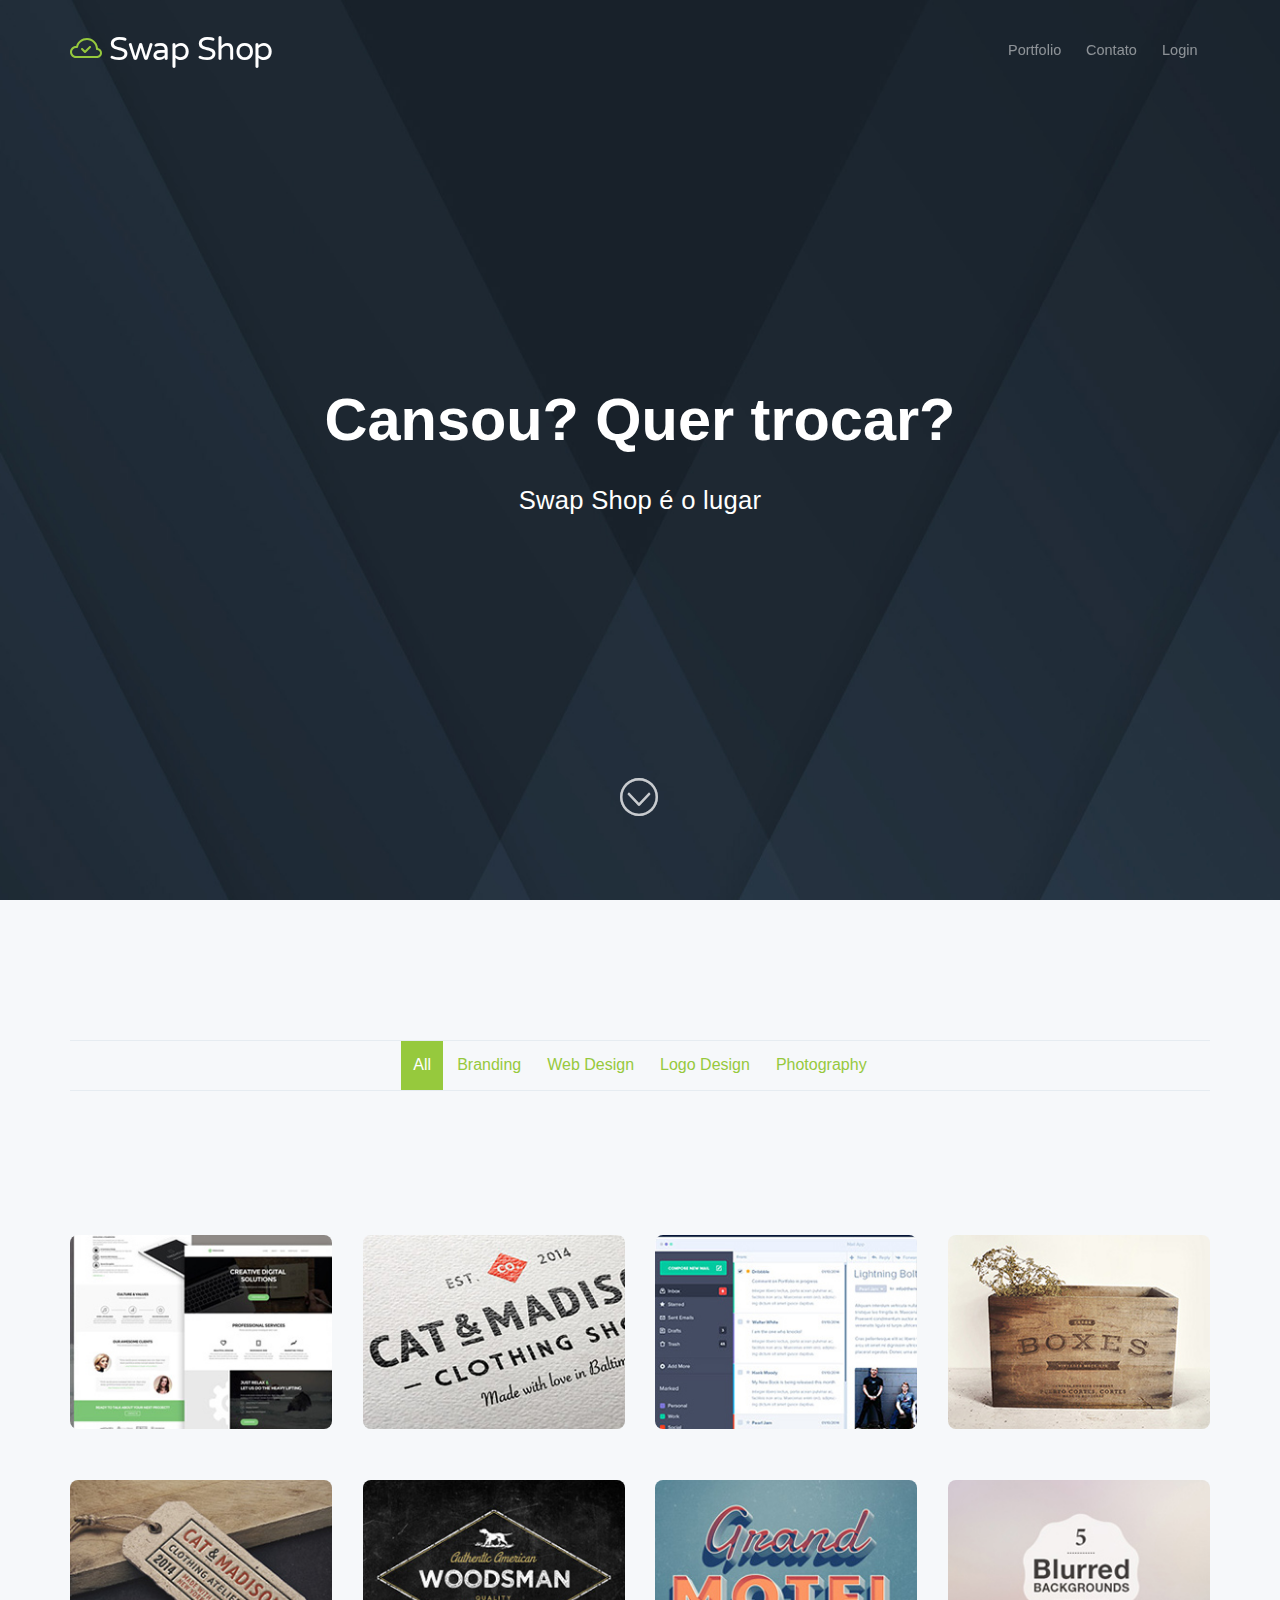
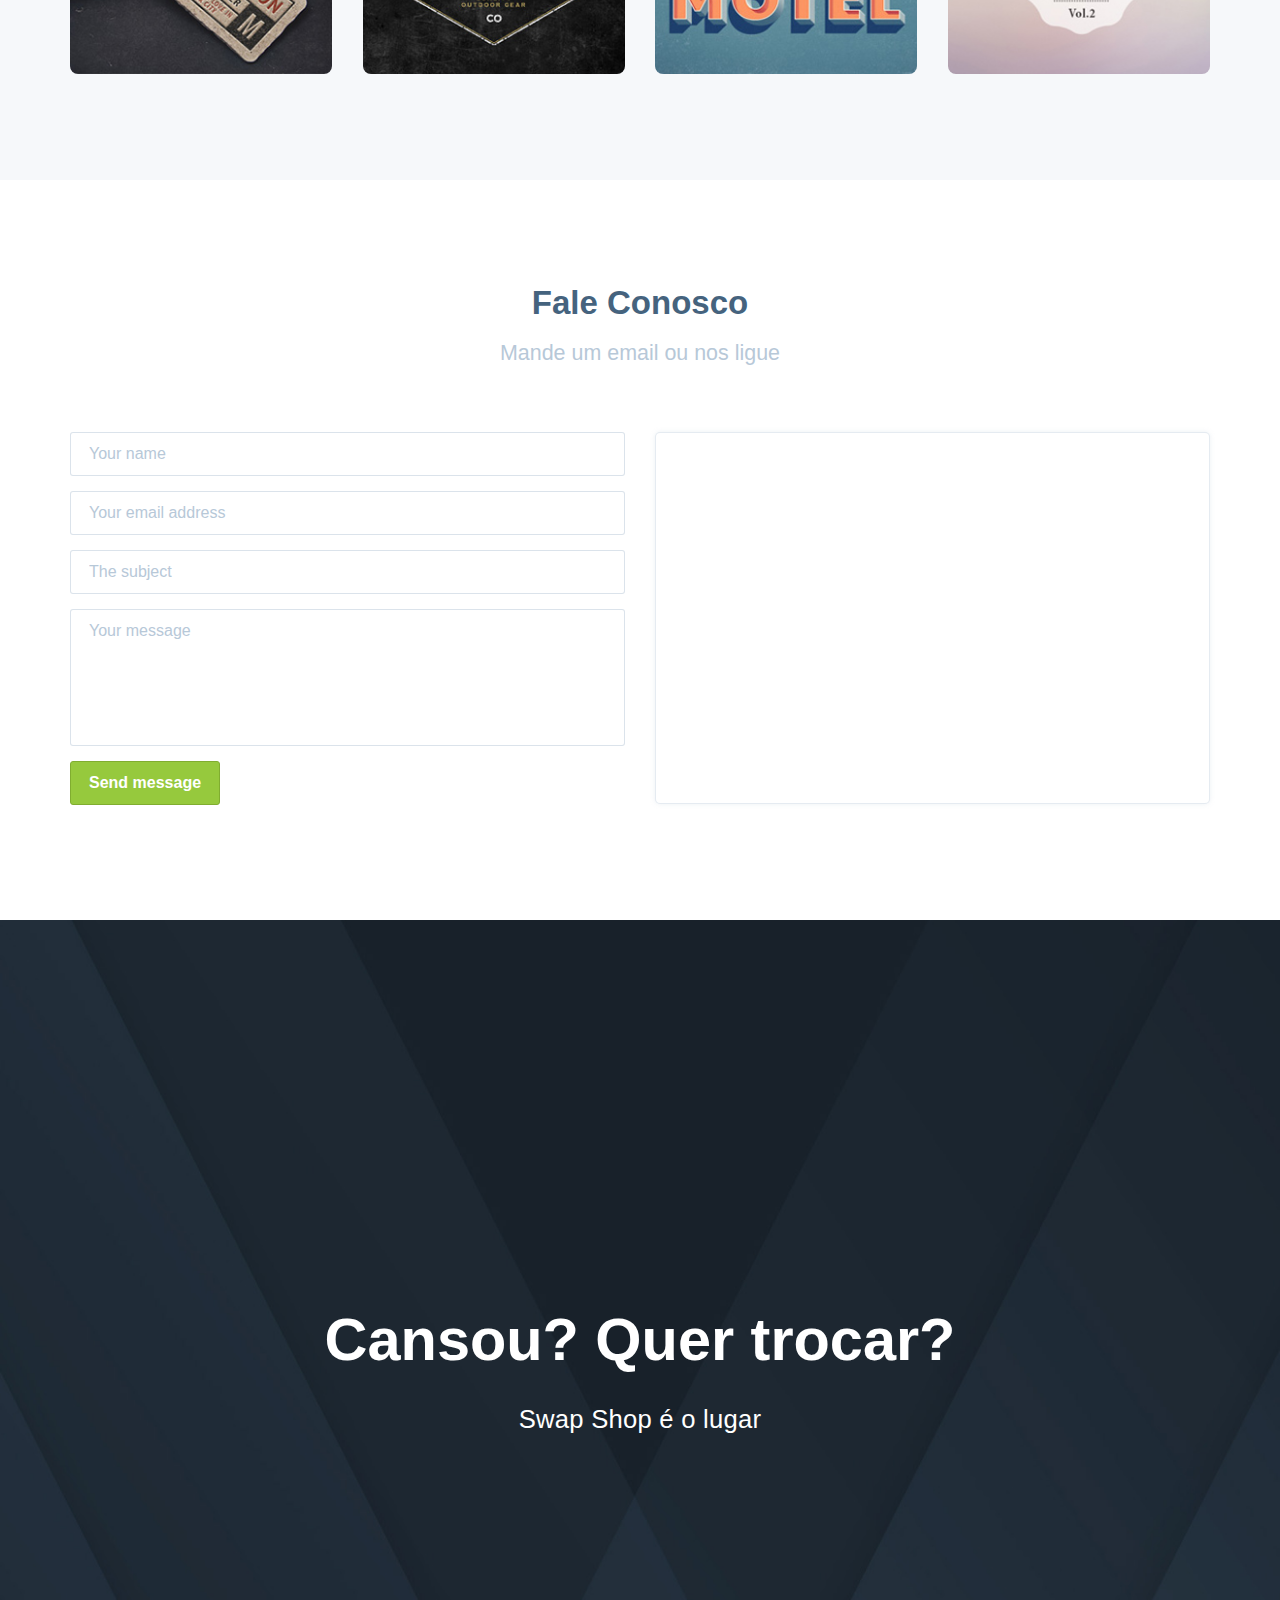
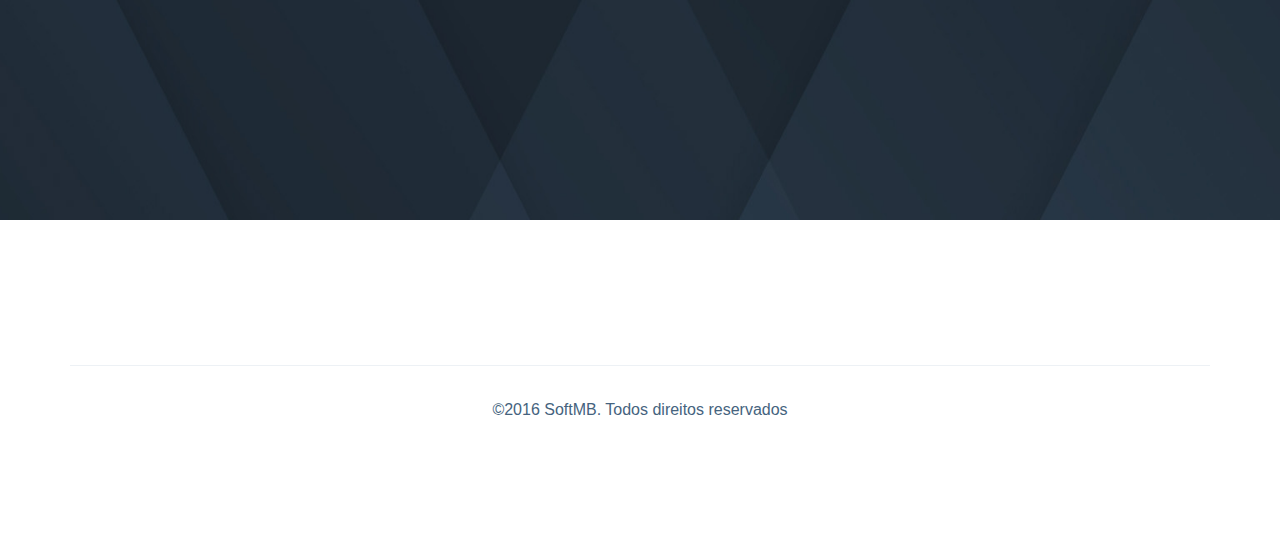
<file: static/index.html>
<html xmlns="http://www.w3.org/1999/xhtml" lang="en">

<head>
	<meta http-equiv="Content-Type" content="text/html; charset=utf-8" />
	<meta name="description" content="HTTrack is an easy-to-use website mirror utility. It allows you to download a World Wide website from the Internet to a local directory,building recursively all structures, getting html, images, and other files from the server to your computer. Links are rebuiltrelatively so that you can freely browse to the local site (works with any browser). You can mirror several sites together so that you can jump from one toanother. You can, also, update an existing mirror site, or resume an interrupted download. The robot is fully configurable, with an integrated help" />
	<meta name="keywords" content="httrack, HTTRACK, HTTrack, winhttrack, WINHTTRACK, WinHTTrack, offline browser, web mirror utility, aspirateur web, surf offline, web capture, www mirror utility, browse offline, local  site builder, website mirroring, aspirateur www, internet grabber, capture de site web, internet tool, hors connexion, unix, dos, windows 95, windows 98, solaris, ibm580, AIX 4.0, HTS, HTGet, web aspirator, web aspirateur, libre, GPL, GNU, free software" />
	<title>Local index - HTTrack Website Copier</title>
  <!-- Mirror and index made by HTTrack Website Copier/3.47-26 [XR&CO'2013] -->
	<style type="text/css">
	<!--

body {
	margin: 0;  padding: 0;  margin-bottom: 15px;  margin-top: 8px;
	background: #77b;
}
body, td {
	font: 14px "Trebuchet MS", Verdana, Arial, Helvetica, sans-serif;
	}

#subTitle {
	background: #000;  color: #fff;  padding: 4px;  font-weight: bold; 
	}

#siteNavigation a, #siteNavigation .current {
	font-weight: bold;  color: #448;
	}
#siteNavigation a:link    { text-decoration: none; }
#siteNavigation a:visited { text-decoration: none; }

#siteNavigation .current { background-color: #ccd; }

#siteNavigation a:hover   { text-decoration: none;  background-color: #fff;  color: #000; }
#siteNavigation a:active  { text-decoration: none;  background-color: #ccc; }


a:link    { text-decoration: underline;  color: #00f; }
a:visited { text-decoration: underline;  color: #000; }
a:hover   { text-decoration: underline;  color: #c00; }
a:active  { text-decoration: underline; }

#pageContent {
	clear: both;
	border-bottom: 6px solid #000;
	padding: 10px;  padding-top: 20px;
	line-height: 1.65em;
	background-image: url(backblue.gif);
	background-repeat: no-repeat;
	background-position: top right;
	}

#pageContent, #siteNavigation {
	background-color: #ccd;
	}


.imgLeft  { float: left;   margin-right: 10px;  margin-bottom: 10px; }
.imgRight { float: right;  margin-left: 10px;   margin-bottom: 10px; }

hr { height: 1px;  color: #000;  background-color: #000;  margin-bottom: 15px; }

h1 { margin: 0;  font-weight: bold;  font-size: 2em; }
h2 { margin: 0;  font-weight: bold;  font-size: 1.6em; }
h3 { margin: 0;  font-weight: bold;  font-size: 1.3em; }
h4 { margin: 0;  font-weight: bold;  font-size: 1.18em; }

.blak { background-color: #000; }
.hide { display: none; }
.tableWidth { min-width: 400px; }

.tblRegular       { border-collapse: collapse; }
.tblRegular td    { padding: 6px;  background-image: url(fade.gif);  border: 2px solid #99c; }
.tblHeaderColor, .tblHeaderColor td { background: #99c; }
.tblNoBorder td   { border: 0; }


// -->
</style>

</head>

<table width="76%" border="0" align="center" cellspacing="0" cellpadding="3" class="tableWidth">
	<tr>
	<td id="subTitle">HTTrack Website Copier - Open Source offline browser</td>
	</tr>
</table>
<table width="76%" border="0" align="center" cellspacing="0" cellpadding="0" class="tableWidth">
<tr class="blak">
<td>
	<table width="100%" border="0" align="center" cellspacing="1" cellpadding="0">
	<tr>
	<td colspan="6"> 
		<table width="100%" border="0" align="center" cellspacing="0" cellpadding="10">
		<tr> 
		<td id="pageContent"> 
<!-- ==================== End prologue ==================== -->

	<meta name="generator" content="HTTrack Website Copier/3.x">
	<TITLE>Local index - HTTrack</TITLE>
</HEAD>
<BODY>
<H1 ALIGN=Center>Index of locally available sites:</H1>
	<TABLE BORDER="0" WIDTH="100%" CELLSPACING="1" CELLPADDING="0">
		<TR>
			<TD BACKGROUND="fade.gif">
				&middot;
					<A HREF="tamashi-themes.com/themes/bamboo/index.html">
						Bamboo â Multipurpose One Page Theme
					</A>		
			</TD>
		</TR>
	</TABLE>
	<BR>
	<BR>
	<BR>
  	<H6 ALIGN="RIGHT">
	<I>Mirror and index made by HTTrack Website Copier [XR&amp;CO'2008]</I>
	</H6>
	<!-- Mirror and index made by HTTrack Website Copier/3.47-26 [XR&CO'2013] -->
	<!-- Thanks for using HTTrack Website Copier! -->
	<meta HTTP-EQUIV="Refresh" CONTENT="0; URL=tamashi-themes.com/themes/bamboo/index.html">


<!-- ==================== Start epilogue ==================== -->
		</td>
		</tr>
		</table>
	</td>
	</tr>
	</table>
</td>
</tr>
</table>

<table width="76%" border="0" align="center" valign="bottom" cellspacing="0" cellpadding="0">
	<tr>
	<td id="footer"><small>&copy; 2008 Xavier Roche & other contributors - Web Design: Leto Kauler.</small></td>
	</tr>
</table>

</body>

</html>
</file>
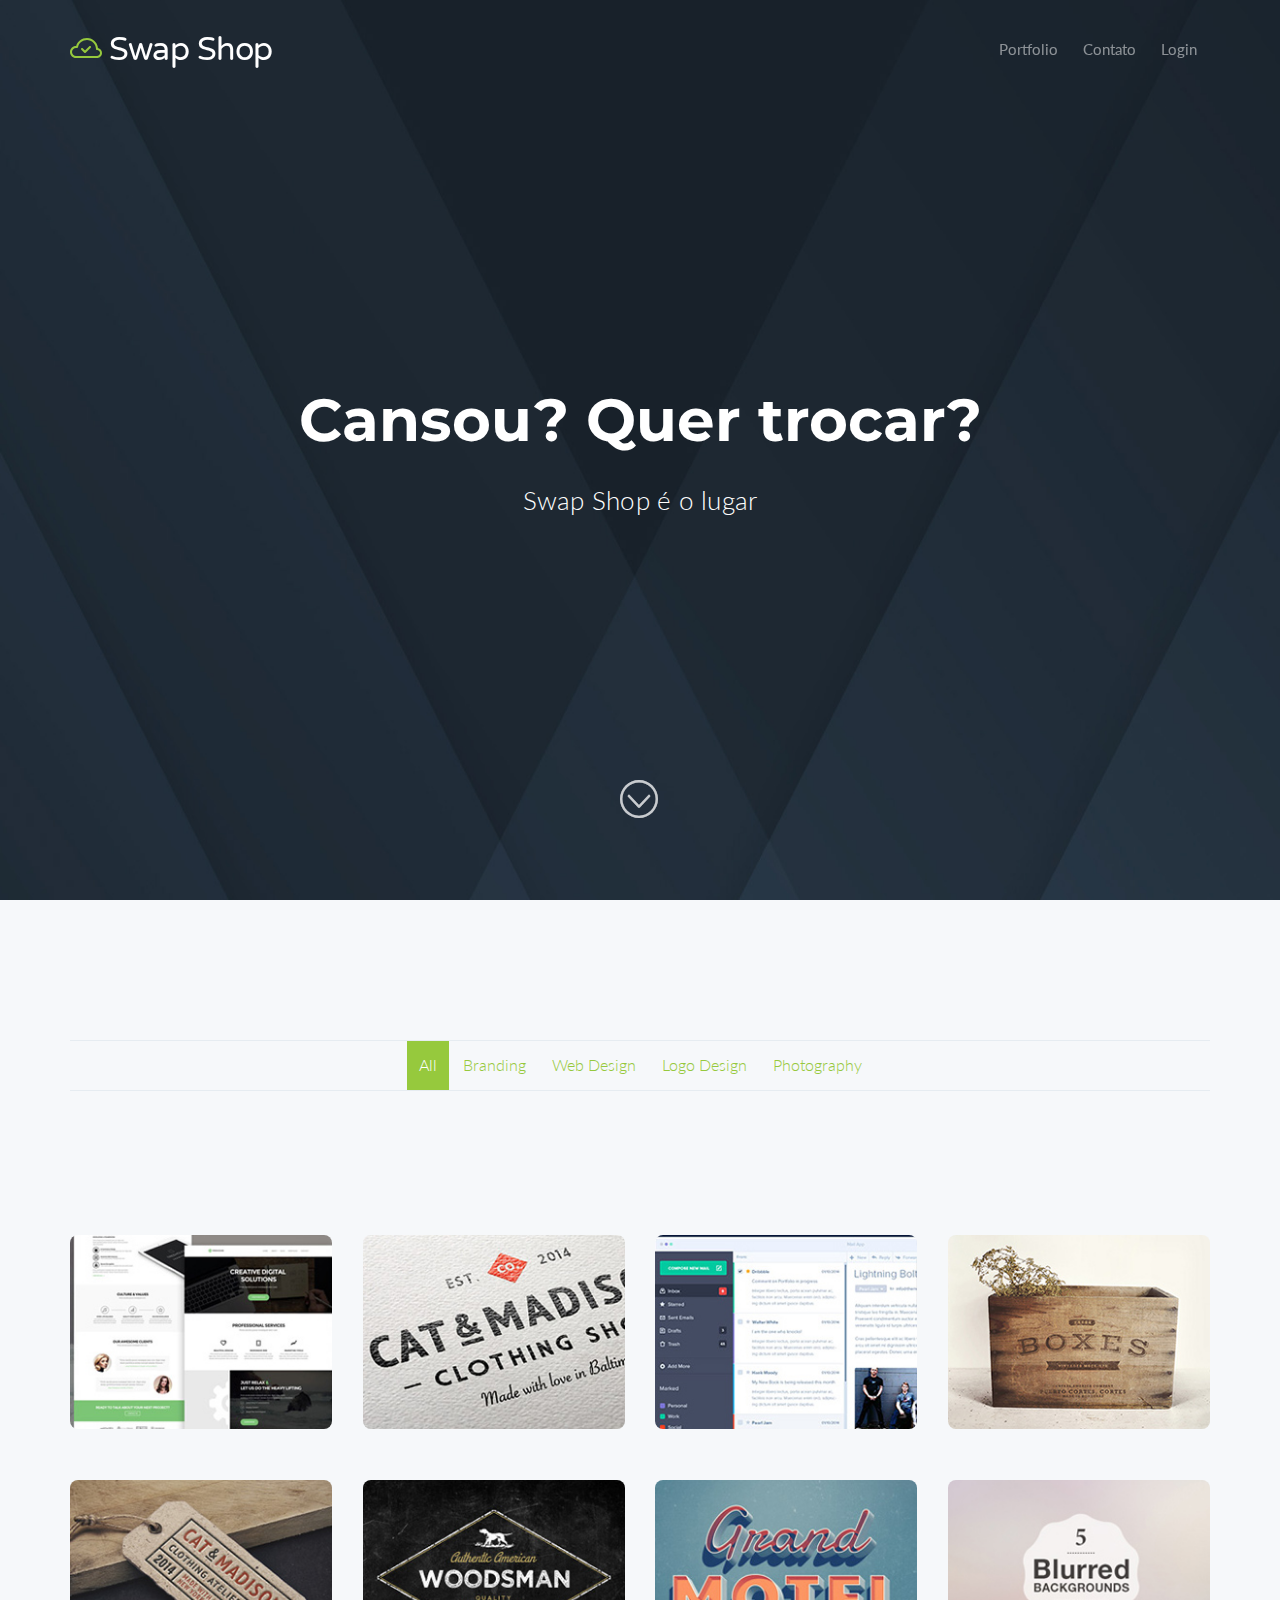
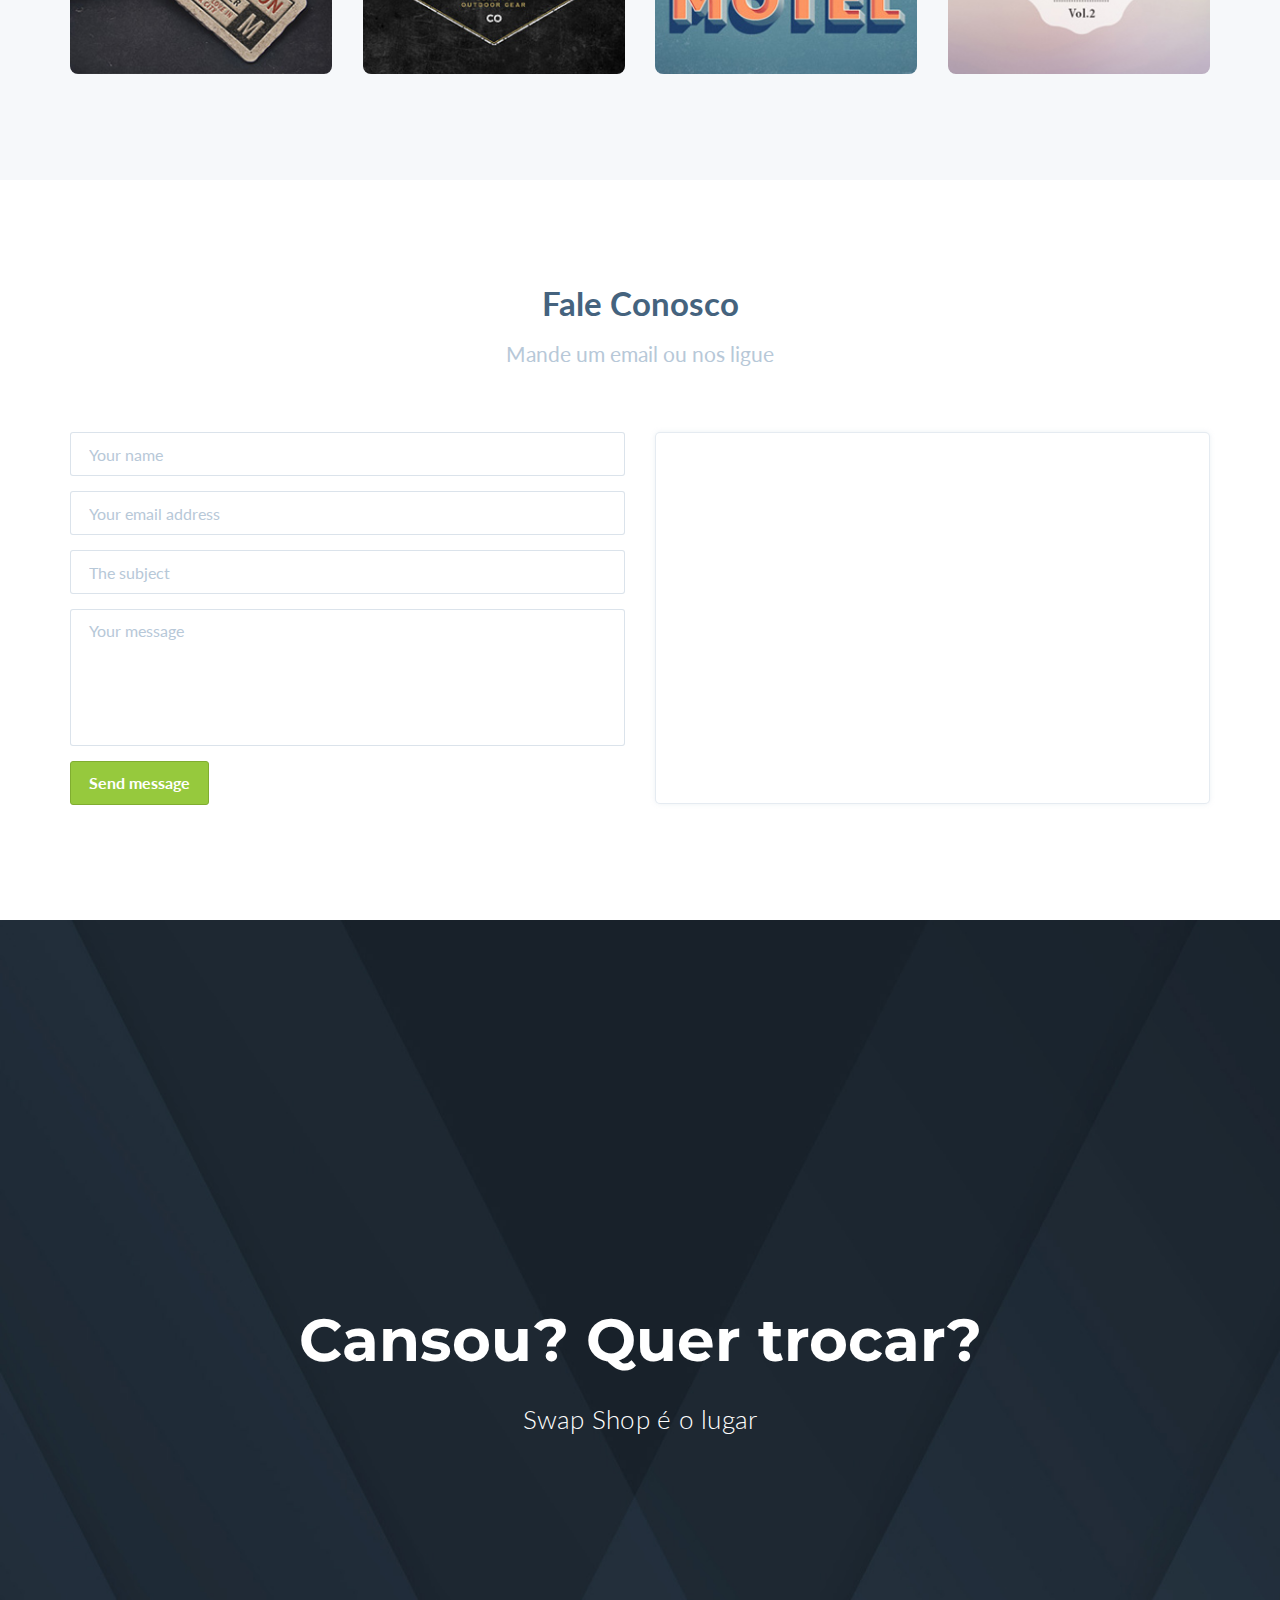
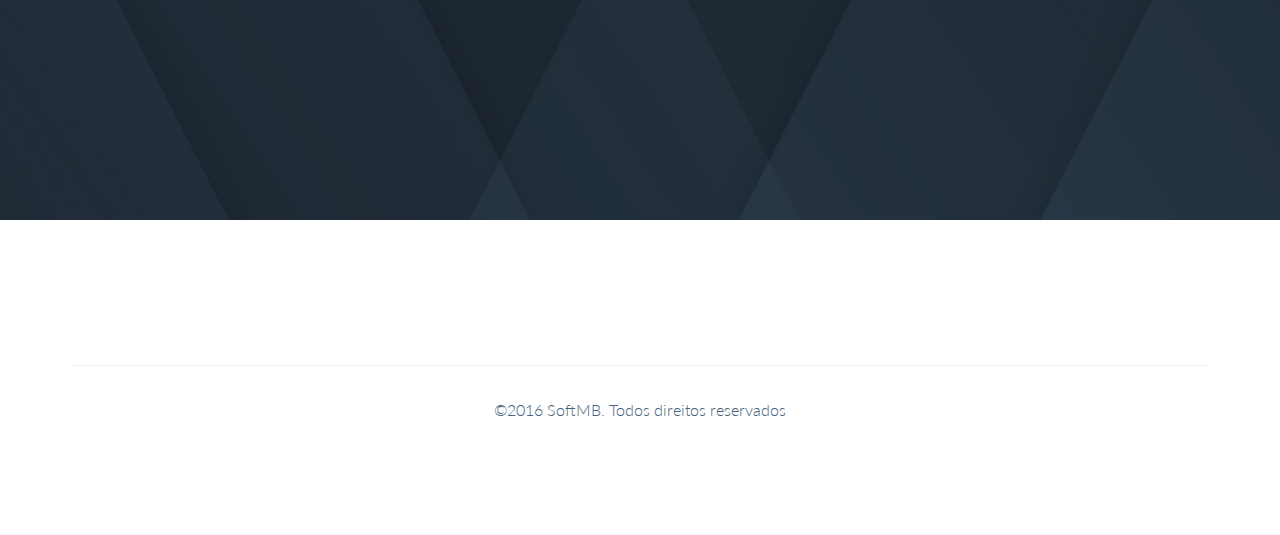
<file: static/tamashi-themes.com/themes/bamboo/index.html>
<!DOCTYPE html>
<html lang="en">
  
<!-- Mirrored from tamashi-themes.com/themes/bamboo/index.html by HTTrack Website Copier/3.x [XR&CO'2013], Sat, 11 Jun 2016 06:02:23 GMT -->
<head>
    <meta charset="utf-8">
    <meta name="viewport" content="width=device-width, initial-scale=1.0">
    <meta name="description" content="">
    <meta name="author" content="Tamashi Themes">
    <link rel="shortcut icon" href="ico/favicon.html">

    <title>Swap Shop</title>


    <!-- CSS
    ================================================== -->

    <!-- Bootstrap core CSS -->
    <link href="assets/bootstrap/css/bootstrap.min.css" rel="stylesheet">

    <!-- Theme CSS -->
    <link href="style.css" rel="stylesheet" />

    <!-- Slippry CSS -->
    <link href="assets/css/slippry/slippry.css" rel="stylesheet" />

    <!-- lightGallery CSS -->
    <link href="assets/js/lightGallery/css/lightGallery.css" rel="stylesheet" />

    <!-- Animate.css -->
    <link href="assets/css/animate.css/animate.css" rel="stylesheet" />


    <!-- FONTS
    ================================================== -->

    <!-- Main font -->
    <link href='http://fonts.googleapis.com/css?family=Lato:400,100,100italic,300,300italic,400italic,700,700italic' rel='stylesheet' type='text/css'>

    <!-- Intro title font -->
    <link href='http://fonts.googleapis.com/css?family=Montserrat' rel='stylesheet' type='text/css'>

    <!-- Heading font -->
    <link href='http://fonts.googleapis.com/css?family=Varela+Round' rel='stylesheet' type='text/css'>

    <!-- Font awesome -->
    <link href="../../../maxcdn.bootstrapcdn.com/font-awesome/4.1.0/css/font-awesome.min.css" rel="stylesheet">

    <!-- HTML5 shim and Respond.js IE8 support of HTML5 elements and media queries -->
    <!--[if lt IE 9]>
      <script src="https://oss.maxcdn.com/libs/html5shiv/3.7.0/html5shiv.js"></script>
      <script src="https://oss.maxcdn.com/libs/respond.js/1.3.0/respond.min.js"></script>
    <![endif]-->

    <script>
    (function(i,s,o,g,r,a,m){i['GoogleAnalyticsObject']=r;i[r]=i[r]||function(){
    (i[r].q=i[r].q||[]).push(arguments)},i[r].l=1*new Date();a=s.createElement(o),
    m=s.getElementsByTagName(o)[0];a.async=1;a.src=g;m.parentNode.insertBefore(a,m)
    })(window,document,'script','../../../www.google-analytics.com/analytics.js','ga');
  
    ga('create', 'UA-52649085-1', 'auto');
    ga('send', 'pageview');
  
    </script>

  </head>

  <body id="top" data-spy="scroll" data-offset="75" data-target=".navbar-fixed-top">

    <nav id="navigation" class="navbar navbar-bamboo navbar-fixed-top" role="navigation">
      <div class="container">
        <div class="navbar-header">
          <button type="button" class="navbar-toggle" data-toggle="collapse" data-target=".navbar-ex1-collapse">
            <span class="sr-only">Toggle navigation</span>
            <span class="icon-bar"></span>
            <span class="icon-bar"></span>
            <span class="icon-bar"></span>
          </button>
          <a class="page-scroll navbar-brand" href="#top"> Swap Shop</a>
        </div> <!-- /.navbar-header -->
        
        <!-- Collect the nav links, forms, and other content for toggling -->
        <div class="collapse navbar-collapse navbar-ex1-collapse">
          <ul class="nav navbar-nav pull-right">
            <!-- Hidden li included to remove active class from about link when scrolled up past about section -->
            <li class="hidden"><a href="#top"></a></li>
            <!-- <li><a href="#about" class="page-scroll">About Us</a></li> -->
            <!-- <li><a href="#team" class="page-scroll">Team</a></li> -->
            <li><a href="#portfolio" class="page-scroll">Portfolio</a></li>
            <!-- <li><a href="#pricing" class="page-scroll">Pricing</a></li>
            <li><a href="#features" class="page-scroll">Features</a></li>
            <li><a href="#testimonials" class="page-scroll">Testimonials</a></li> -->
            <li><a href="#contact" class="page-scroll">Contato</a></li>
            <li><a href="#login" class="page-scroll">Login</a></li>
            <!-- <li class="dropdown dropdown-right hidden-lg hidden-md">
              <a href="#" class="dropdown-toggle" data-toggle="dropdown">Dropdown <b class="caret"></b></a>
              <ul class="dropdown-menu">
                <li><a href="#portfolio" class="page-scroll">Portfolio</a></li>
                <li><a href="#contact" class="page-scroll">Contact</a></li>
              </ul>
            </li>
            <li class="hidden-lg hidden-md"><a href="#">Shortcodes</a></li>
          </ul>
          <ul class="nav navbar-nav navbar-right hidden-sm hidden-xs">
            <li class="dropdown dropdown-right">
              <a href="#" class="dropdown-toggle" data-toggle="dropdown">Dropdown <b class="caret"></b></a>
              <ul class="dropdown-menu">
                <li><a href="#portfolio" class="page-scroll">Portfolio</a></li>
                <li><a href="#contact" class="page-scroll">Contact</a></li>
              </ul>
            </li> -->
            <!-- <li><a href="shortcodes.html">Shortcodes</a></li> -->
          </ul>
        </div>  <!-- /.navbar-collapse -->
      </div> <!-- /.container -->
    </nav>

    <section id="intro" class="bamboo-intro-section">
      <div class="intro-body">    
        <div class="container">
          <div class="row">
            <div class="col-lg-12">
              <h1>Cansou? Quer trocar?</h1>
              <p class="subtitle">Swap Shop é o lugar</p>
              <!-- <div class="cta-buttons">
                <a href="#about" class="page-scroll btn btn-skewed btn-lg btn-primary"><div>Read More</div></a>
              </div> --> <!-- /.cta-buttons -->
            </div> <!-- /.col-lg-12 -->
          </div> <!-- /.row -->
        </div> <!-- /.container -->
      </div> <!-- /.intro-body --> 
      <a href="#about" class="page-scroll continue-icon hover"><i class="outline-icon icon-arrow-down"></i></a>
    </section>

    

    <!-- Add empty div to alter section background colors -->
    <div></div>

    <section id="portfolio" class="bamboo-portfolio-section">
      <div class="container">
        <div class="row">

          <div class="col-lg-12">
           
            <div class="centered-pills">
              <ul class="nav nav-pills">
                <li class="active" data-group="all"><a href="#">All</a></li>
                <li data-group="branding"><a href="#">Branding</a></li>
                <li data-group="web"><a href="#">Web Design</a></li>
                <li data-group="logo"><a href="#">Logo Design</a></li>
                <li data-group="photography"><a href="#">Photography</a></li>
              </ul>
            </div> <!-- /.centered-pills -->
          </div> <!-- /.col-lg-12 -->

          <ul id="grid">

            <li class="col-md-3 col-sm-6 col-xs-6 portfolio-item" data-src="assets/img/portfolio/1-full.jpg" data-groups='["all", "branding"]'>
              <div class="portfolio-thumbnail">
                <div class="caption"><h4>Sleek UI Kit<br><small>Web Design</small></h4></div>
                <img class="img-responsive" src="assets/img/portfolio/1.jpg" alt="portfolio-item">
              </div> <!-- /.portfolio-thumbnail -->
            </li>
  
            <li class="col-md-3 col-sm-6 col-xs-6 portfolio-item" data-src="assets/img/portfolio/2-full.jpg" data-groups='["all", "web"]'>
              <div class="portfolio-thumbnail">
                <div class="caption"><h4>Sleek UI Kit<br><small>Web Design</small></h4></div>
                <img class="img-responsive" src="assets/img/portfolio/2.jpg" alt="portfolio-item">
              </div> <!-- /.portfolio-thumbnail -->
            </li>
  
            <li class="col-md-3 col-sm-6 col-xs-6 portfolio-item" data-src="assets/img/portfolio/3-full.jpg" data-groups='["all", "logo"]'>
              <div class="portfolio-thumbnail">
                <div class="caption"><h4>Sleek UI Kit<br><small>Web Design</small></h4></div>
                <img class="img-responsive" src="assets/img/portfolio/3.jpg" alt="portfolio-item">
              </div> <!-- /.portfolio-thumbnail -->
            </li>
  
            <li class="col-md-3 col-sm-6 col-xs-6 portfolio-item" data-src="assets/img/portfolio/4-full.jpg" data-groups='["all", "photography"]'>
              <div class="portfolio-thumbnail">
                <div class="caption"><h4>Sleek UI Kit<br><small>Web Design</small></h4></div>
                <img class="img-responsive" src="assets/img/portfolio/4.jpg" alt="portfolio-item">
              </div> <!-- /.portfolio-thumbnail -->
            </li>

            <li class="col-md-3 col-sm-6 col-xs-6 portfolio-item" data-src="assets/img/portfolio/5-full.jpg" data-groups='["all", "branding"]'>
              <div class="portfolio-thumbnail">
                <div class="caption"><h4>Sleek UI Kit<br><small>Web Design</small></h4></div>
                <img class="img-responsive" src="assets/img/portfolio/5.jpg" alt="portfolio-item">
              </div> <!-- /.portfolio-thumbnail -->
            </li>
  
            <li class="col-md-3 col-sm-6 col-xs-6 portfolio-item" data-src="assets/img/portfolio/6-full.jpg" data-groups='["all", "web"]'>
              <div class="portfolio-thumbnail">
                <div class="caption"><h4>Sleek UI Kit<br><small>Web Design</small></h4></div>
                <img class="img-responsive" src="assets/img/portfolio/6.jpg" alt="portfolio-item">
              </div> <!-- /.portfolio-thumbnail -->
            </li>
  
            <li class="col-md-3 col-sm-6 col-xs-6 portfolio-item" data-src="assets/img/portfolio/7-full.jpg" data-groups='["all", "logo"]'>
              <div class="portfolio-thumbnail">
                <div class="caption"><h4>Sleek UI Kit<br><small>Web Design</small></h4></div>
                <img class="img-responsive" src="assets/img/portfolio/7.jpg" alt="portfolio-item">
              </div> <!-- /.portfolio-thumbnail -->
            </li>
  
            <li class="col-md-3 col-sm-6 col-xs-6 portfolio-item" data-src="assets/img/portfolio/8-full.jpg" data-groups='["all", "photography"]'>
              <div class="portfolio-thumbnail">
                <div class="caption"><h4>Sleek UI Kit<br><small>Web Design</small></h4></div>
                <img class="img-responsive" src="assets/img/portfolio/8.jpg" alt="portfolio-item">
              </div> <!-- /.portfolio-thumbnail -->
            </li>

          </ul>
        </div> <!-- /.row -->
      </div> <!-- /.container -->
    </section>

    

    

    

    <section id="contact" class="bamboo-contact-section">
      <div class="container">
        <div class="row">

          <div class="col-lg-12">
            <h2>Fale Conosco<br><small>Mande um email ou nos ligue</small></h2>
          </div> <!-- /.col-lg-12 -->

          <div class="col-md-6 col-sm-6">
            <form class="form-horizontal" role="form" id="contactForm" action="http://tamashi-themes.com/themes/bamboo/assets/email/processForm-contact.php" method="post">
              <div class="form-group">
                <div class="col-sm-12">
                  <input type="text" class="form-control" name="senderName" id="senderName" placeholder="Your name" required="required" maxlength="40" />
                </div> <!-- /.col-sm-12 -->
              </div>
              <div class="form-group">
                <div class="col-sm-12">
                  <input type="email" class="form-control" name="senderEmail" id="senderEmail" placeholder="Your email address" required="required" maxlength="50" />
                </div> <!-- /.col-sm-12 -->
              </div>
              <div class="form-group">
                <div class="col-sm-12">
                  <input type="text" class="form-control" name="subject" id="subject" placeholder="The subject" required="required">
                </div> <!-- /.col-sm-12 -->
              </div>
              <div class="form-group">
                <div class="col-sm-12">
                  <textarea class="form-control" name="message" id="message" placeholder="Your message" required="required" rows="5" maxlength="10000"></textarea>
                </div> <!-- /.col-sm-12 -->
              </div>
              <div class="form-group">
                <div class="col-sm-12">
                  <button type="submit" class="pull-left btn btn-primary">Send message</button>
                  <div id="sendingMessage" class="statusMessage"><p>Sending your message. Please wait...</p></div>
                  <div id="successMessage" class="statusMessage"><p>Thanks for sending your message! We'll get back to you shortly.</p></div>
                  <div id="failureMessage" class="statusMessage"><p>There was a problem sending your message. Please try again.</p></div>
                  <div id="incompleteMessage" class="statusMessage"><p>Please complete all the fields in the form before sending.</p></div>
                </div> <!-- /.col-sm-12 -->
              </div>
            </form>
          </div> <!-- /.col-md-6 -->

          <div class="col-md-6 col-sm-6">
            <div class="map-wrapper">
              <div id="bamboo-map"></div>
            </div> <!-- /.map-wrapper -->
          </div> <!-- .col-md-6 -->

        </div> <!-- /.row -->
      </div> <!-- /.container -->
    </section>


    <section id="login" class="bamboo-intro-section">
      <div class="intro-body">    
        <div class="container">
          <div class="row">
            <div class="col-lg-12">
              <h1>Cansou? Quer trocar?</h1>
              <p class="subtitle">Swap Shop é o lugar</p>
              <!-- <div class="cta-buttons">
                <a href="#about" class="page-scroll btn btn-skewed btn-lg btn-primary"><div>Read More</div></a>
              </div> --> <!-- /.cta-buttons -->
            </div> <!-- /.col-lg-12 -->
          </div> <!-- /.row -->
        </div> <!-- /.container -->
      </div> <!-- /.intro-body --> 
      <a href="#about" class="page-scroll continue-icon hover"><i class="outline-icon icon-arrow-down"></i></a>
    </section>
    

    <footer id="footer" class="bamboo-footer-section">
      <div class="container">
        <div class="row">
          
          <div class="col-md-12 col-sm-12">
            <hr>
            <p class="text-center">©2016 SoftMB. Todos direitos reservados</p>
          </div> <!-- /.col-md-12  --> 
        </div> <!-- /.row -->
      </div> <!-- /.container -->
    </footer>

    <!-- JAVASCRIPT
    ================================================== -->

    <!-- Jquery Core -->
    <script src="../../../code.jquery.com/jquery-1.10.2.min.js"></script>

    <!-- Bootstrap JS -->
    <script src="assets/bootstrap/js/bootstrap.min.js"></script>

    <!-- Easing JS -->
    <script src="assets/js/easing/jquery.easing.min.js"></script>

    <!-- Google Maps API  -->
    <script type="text/javascript" src="http://maps.google.com/maps/api/js?sensor=true"></script>

    <!-- Google Maps JS  -->
    <script type="text/javascript" src="assets/js/gmaps/gmaps.js"></script>

    <!--Shuffle JS -->
    <script src="assets/js/shuffle/jquery.shuffle.min.js"></script>

    <!-- Slippry JS -->
    <script src="assets/js/slippry/slippry.min.js"></script>

    <!-- lightGallery JS -->
    <script src="assets/js/lightGallery/js/lightGallery.js"></script>

    <!-- Wow Reveal Animations  -->
    <script src="assets/js/wow/wow.min.js"></script>
    <script>
     new WOW().init();
    </script>

    <!-- Contact Form -->
    <script src="assets/js/contact/contact.js"></script>

    <!-- Main JS -->
    <script src="assets/js/main.js"></script>

  </body>

<!-- Mirrored from tamashi-themes.com/themes/bamboo/index.html by HTTrack Website Copier/3.x [XR&CO'2013], Sat, 11 Jun 2016 06:03:04 GMT -->
</html>
</file>
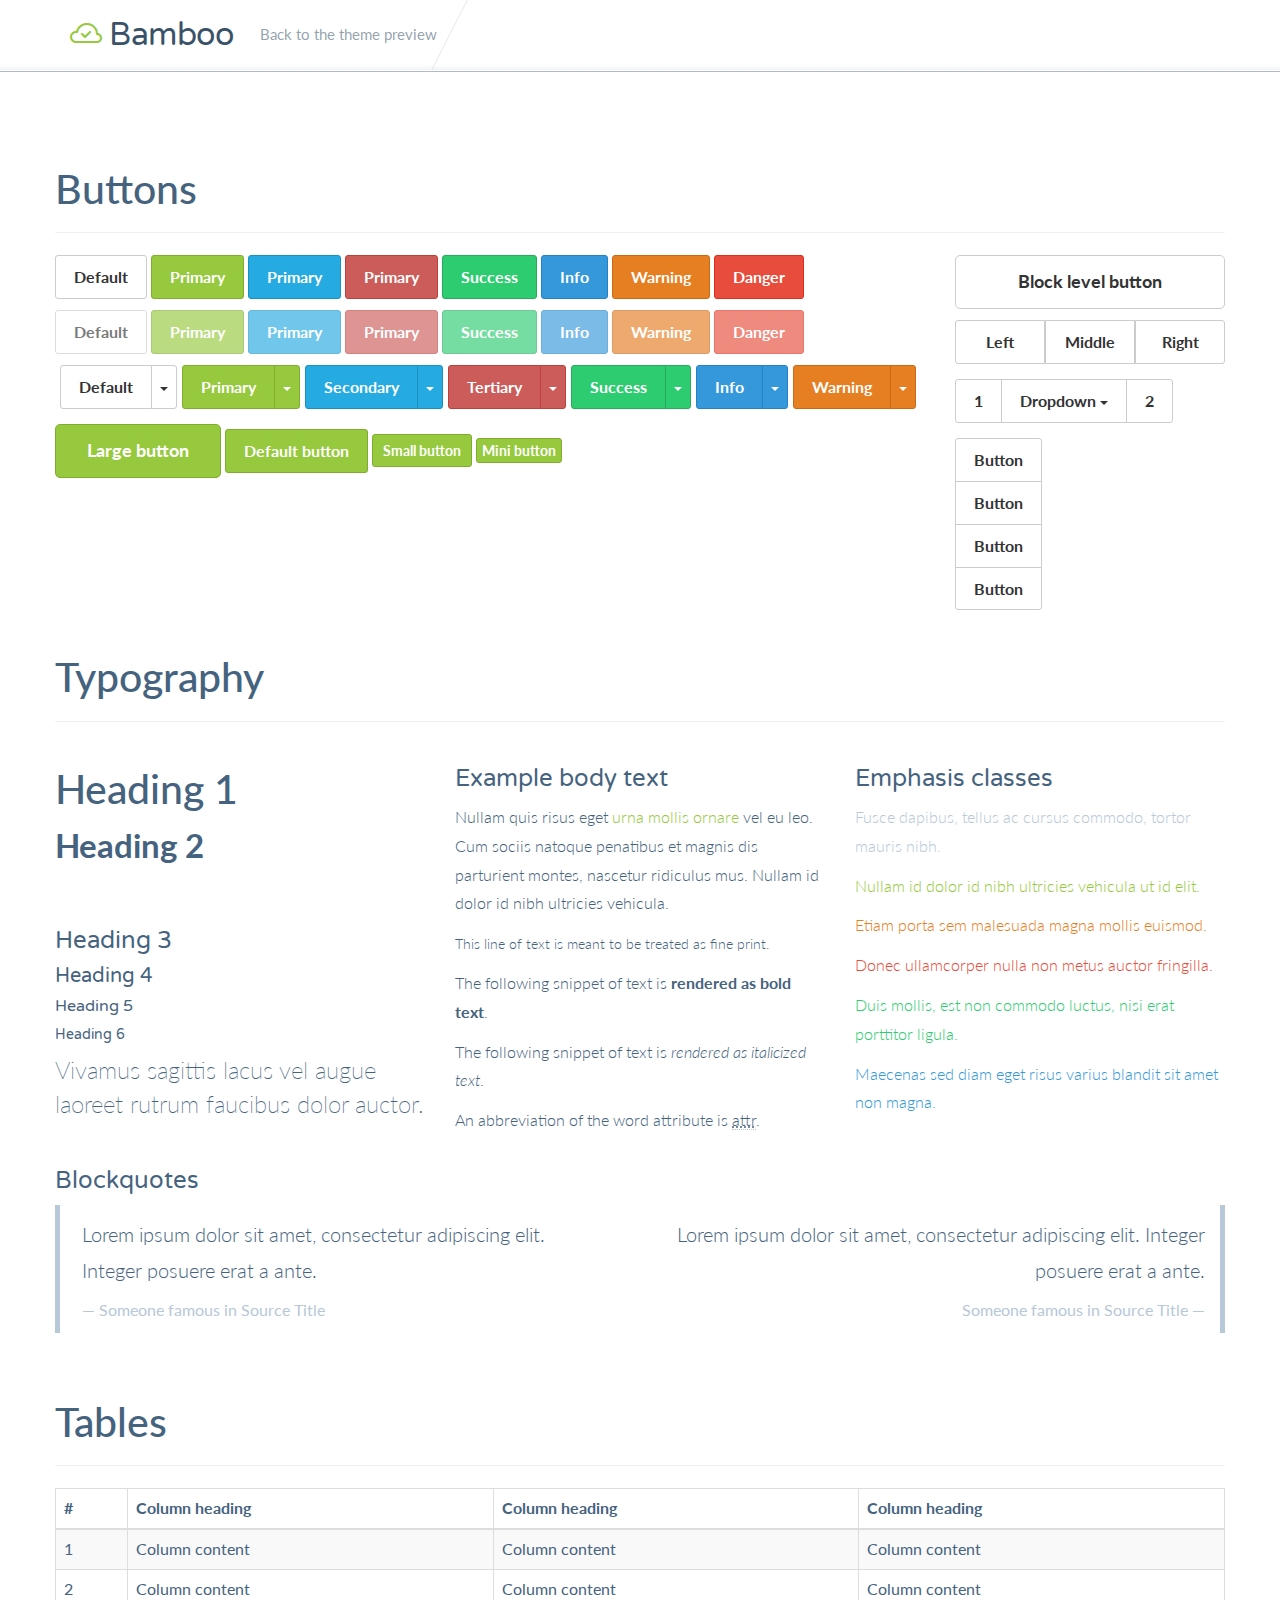
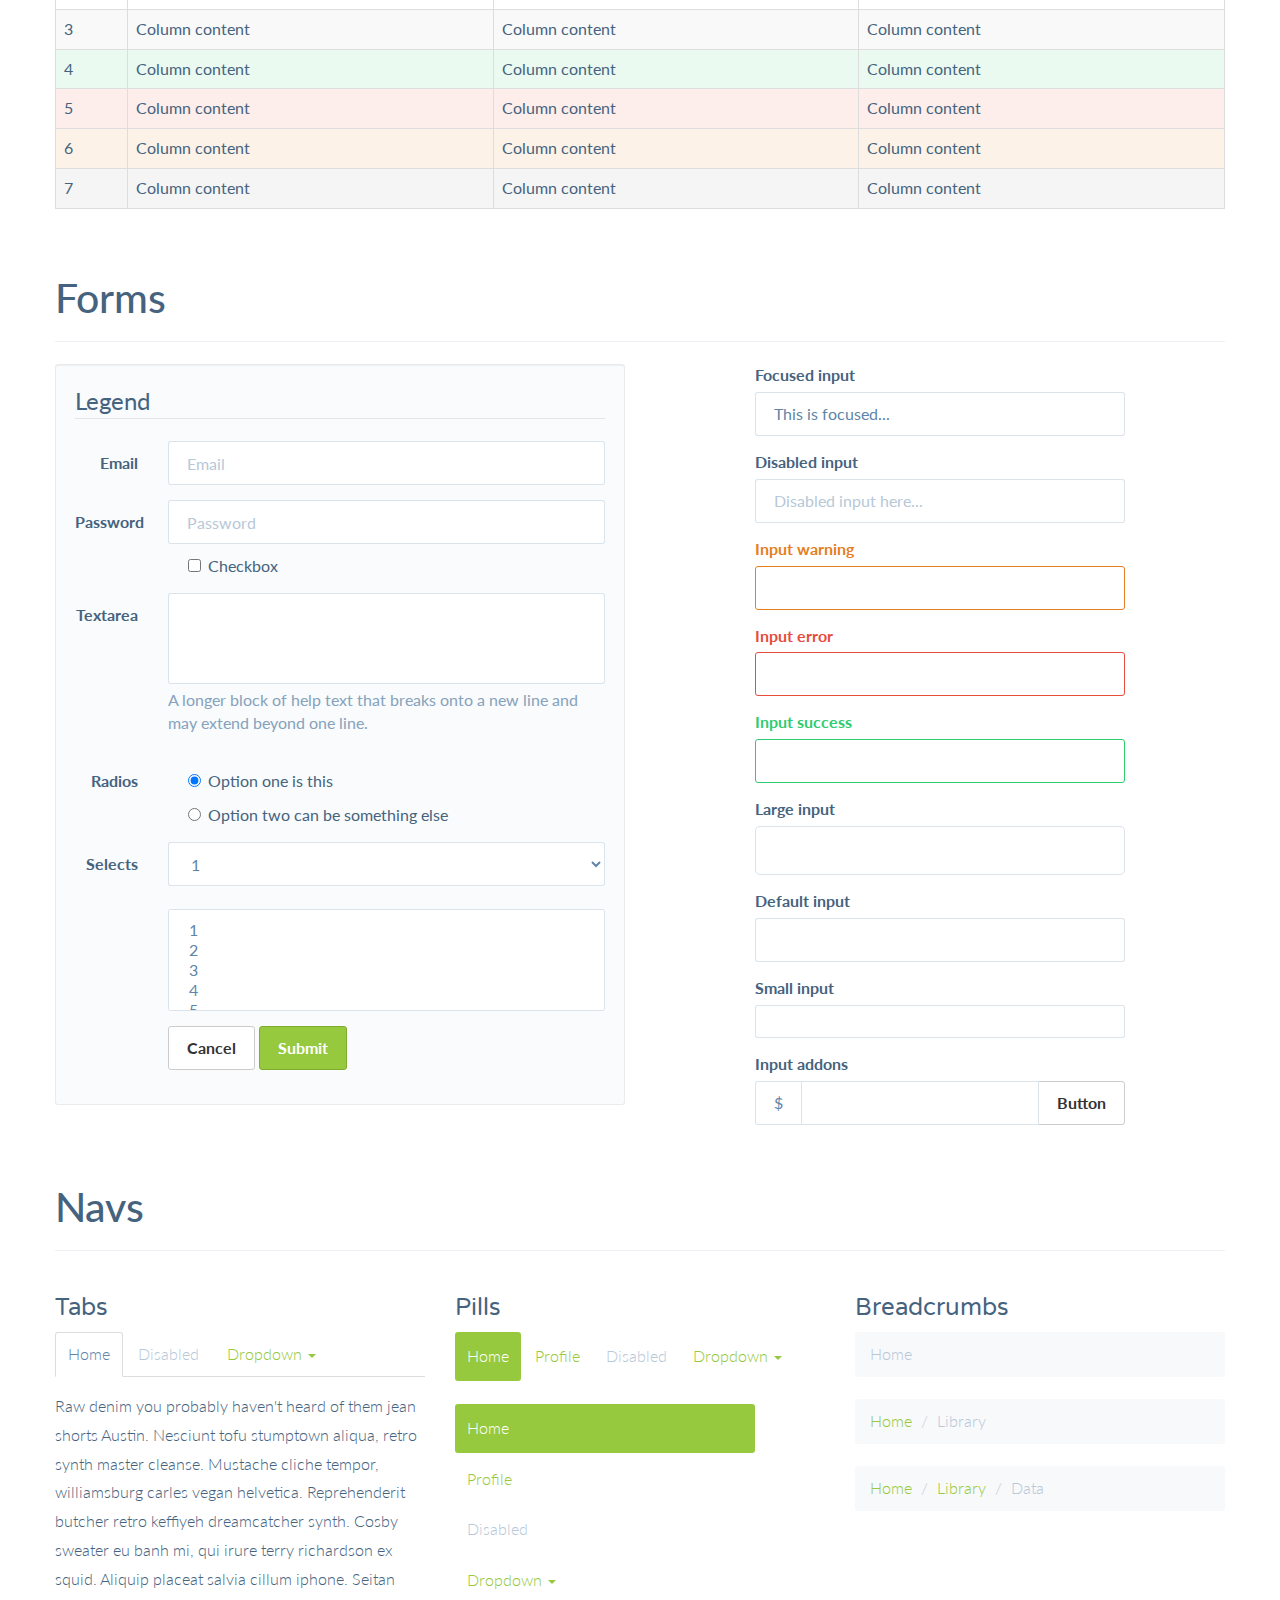
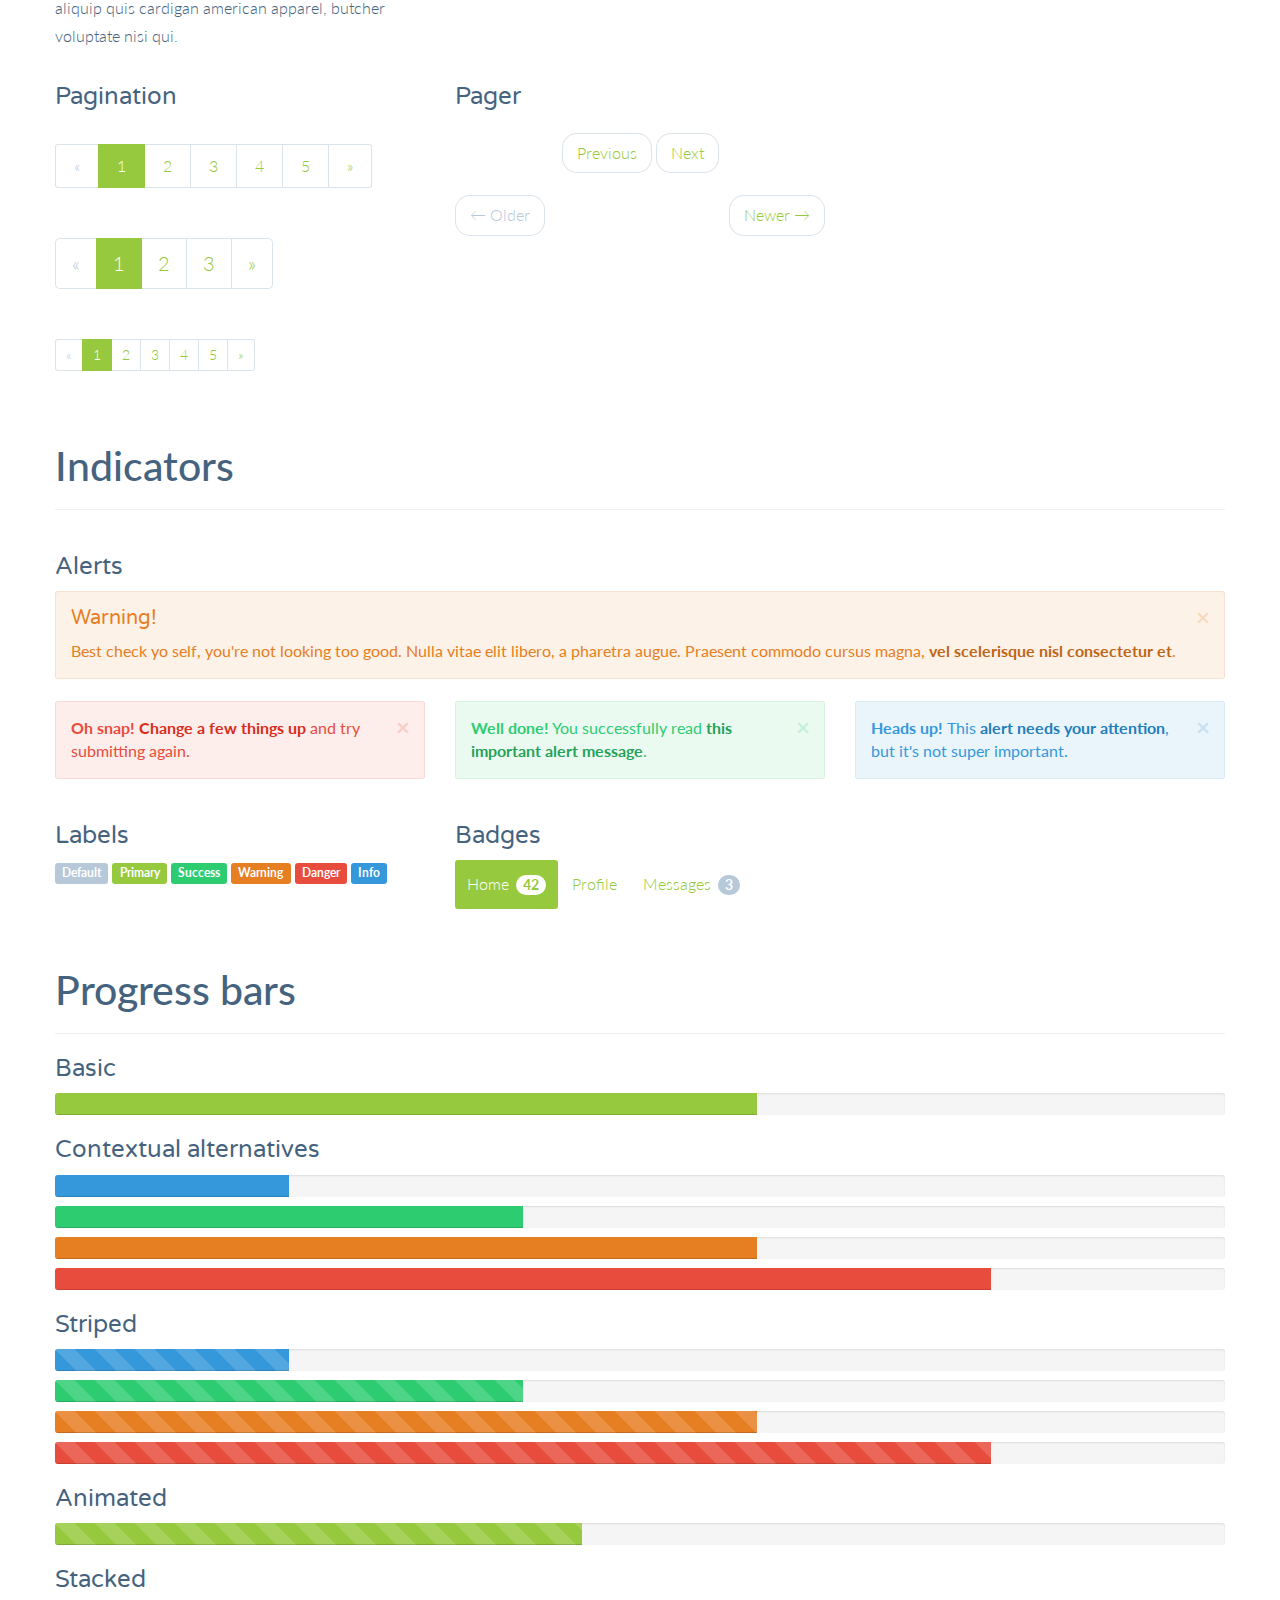
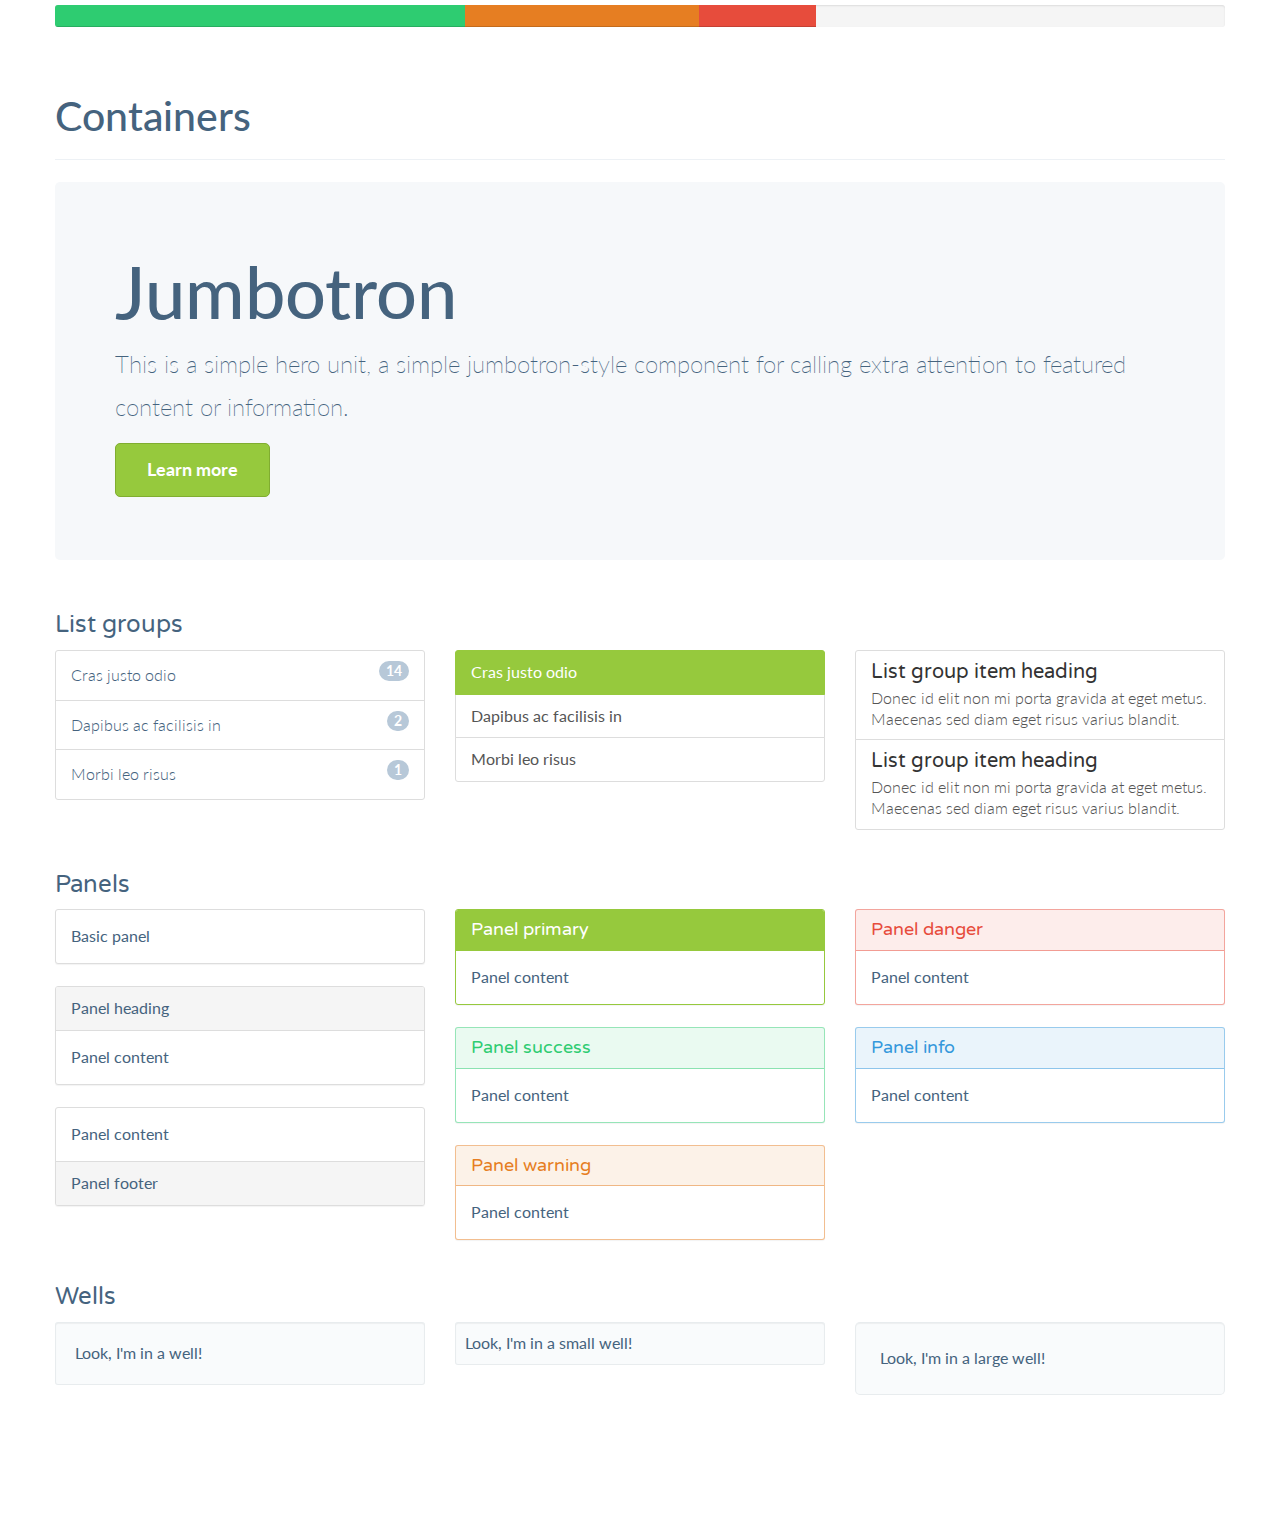
<file: static/tamashi-themes.com/themes/bamboo/shortcodes.html>
<!DOCTYPE html>
<html lang="en">
  
<!-- Mirrored from tamashi-themes.com/themes/bamboo/shortcodes.html by HTTrack Website Copier/3.x [XR&CO'2013], Sat, 11 Jun 2016 06:03:23 GMT -->
<head>
    <meta charset="utf-8">
    <meta name="viewport" content="width=device-width, initial-scale=1.0">
    <meta name="description" content="">
    <meta name="author" content="Tamashi Themes">
    <link rel="shortcut icon" href="ico/favicon.html">

    <title>Bamboo — Multipurpose One Page Theme</title>


    <!-- CSS
    ================================================== -->

    <!-- Bootstrap core CSS -->
    <link href="assets/bootstrap/css/bootstrap.min.css" rel="stylesheet">

    <!-- Theme CSS -->
    <link href="style.css" rel="stylesheet" />

    <!-- Slippry CSS -->
    <link href="assets/css/slippry/slippry.css" rel="stylesheet" />

    <!-- lightGallery CSS -->
    <link href="assets/js/lightGallery/css/lightGallery.css" rel="stylesheet" />

    <!-- Animate.css -->
    <link href="assets/css/animate.css/animate.css" rel="stylesheet" />


    <!-- FONTS
    ================================================== -->

    <!-- Main font -->
    <link href='http://fonts.googleapis.com/css?family=Lato:400,100,100italic,300,300italic,400italic,700,700italic' rel='stylesheet' type='text/css'>

    <!-- Intro title font -->
    <link href='http://fonts.googleapis.com/css?family=Montserrat' rel='stylesheet' type='text/css'>

    <!-- Heading font -->
    <link href='http://fonts.googleapis.com/css?family=Varela+Round' rel='stylesheet' type='text/css'>

    <!-- Font awesome -->
    <link href="../../../maxcdn.bootstrapcdn.com/font-awesome/4.1.0/css/font-awesome.min.css" rel="stylesheet">

    <!-- HTML5 shim and Respond.js IE8 support of HTML5 elements and media queries -->
    <!--[if lt IE 9]>
      <script src="https://oss.maxcdn.com/libs/html5shiv/3.7.0/html5shiv.js"></script>
      <script src="https://oss.maxcdn.com/libs/respond.js/1.3.0/respond.min.js"></script>
    <![endif]-->

  </head>

  <body id="top" data-spy="scroll" data-offset="75" data-target=".navbar-fixed-top">

    <nav id="navigation" class="navbar navbar-bamboo-alt navbar-fixed-top" role="navigation">
      <div class="container">
        <div class="navbar-header">
          <button type="button" class="navbar-toggle" data-toggle="collapse" data-target=".navbar-ex1-collapse">
            <span class="sr-only">Toggle navigation</span>
            <span class="icon-bar"></span>
            <span class="icon-bar"></span>
            <span class="icon-bar"></span>
          </button>
          <a class="page-scroll navbar-brand" href="#top"> Bamboo</a>
        </div>

        <!-- Collect the nav links, forms, and other content for toggling -->
        <div class="collapse navbar-collapse navbar-ex1-collapse">
          <ul class="nav navbar-nav">
            <!-- Hidden li included to remove active class from about link when scrolled up past about section -->
            <li class="hidden"><a href="#top"></a></li>
            <li><a href="index.html">Back to the theme preview</a></li>
          </ul>
        </div>
        <!-- /.navbar-collapse -->
      </div>
        <!-- /.container -->
    </nav>

   <section style="background-color:#fff; text-align:left;">
    <div class="container">
      <div class="row">

        <!-- Buttons
      ================================================== -->
      <div class="bs-docs-section">
        <div class="page-header">
          <div class="row">
            <div class="col-lg-12">
              <h1 id="buttons">Buttons</h1>
            </div>
          </div>
        </div>

        <div class="row">
          <div class="col-lg-9">

            <div class="bs-example">
              <p>
                <button class="btn btn-default" type="button">Default</button>
                <button class="btn btn-primary" type="button">Primary</button>
                <button class="btn btn-secondary" type="button">Primary</button>
                <button class="btn btn-tertiary" type="button">Primary</button>
                <button class="btn btn-success" type="button">Success</button>
                <button class="btn btn-info" type="button">Info</button>
                <button class="btn btn-warning" type="button">Warning</button>
                <button class="btn btn-danger" type="button">Danger</button>
              </p>
            </div>

            <div class="bs-example">
              <p>
                <button class="btn btn-default disabled" type="button">Default</button>
                <button class="btn btn-primary disabled" type="button">Primary</button>
                <button class="btn btn-secondary disabled" type="button">Primary</button>
                <button class="btn btn-tertiary disabled" type="button">Primary</button>
                <button class="btn btn-success disabled" type="button">Success</button>
                <button class="btn btn-info disabled" type="button">Info</button>
                <button class="btn btn-warning disabled" type="button">Warning</button>
                <button class="btn btn-danger disabled" type="button">Danger</button>
              </p>
            </div>


            <div style="margin-bottom: 15px;" class="bs-example">
              <div style="margin: 0;" class="btn-toolbar">
                <div class="btn-group">
                  <button class="btn btn-default" type="button">Default</button>
                  <button data-toggle="dropdown" class="btn btn-default dropdown-toggle" type="button"><span class="caret"></span></button>
                  <ul class="dropdown-menu">
                    <li><a href="#">Action</a></li>
                    <li><a href="#">Another action</a></li>
                    <li><a href="#">Something else here</a></li>
                    <li class="divider"></li>
                    <li><a href="#">Separated link</a></li>
                  </ul>
                </div><!-- /btn-group -->
                <div class="btn-group">
                  <button class="btn btn-primary" type="button">Primary</button>
                  <button data-toggle="dropdown" class="btn btn-primary dropdown-toggle" type="button"><span class="caret"></span></button>
                  <ul class="dropdown-menu">
                    <li><a href="#">Action</a></li>
                    <li><a href="#">Another action</a></li>
                    <li><a href="#">Something else here</a></li>
                    <li class="divider"></li>
                    <li><a href="#">Separated link</a></li>
                  </ul>
                </div><!-- /btn-group -->
                <div class="btn-group">
                  <button class="btn btn-secondary" type="button">Secondary</button>
                  <button data-toggle="dropdown" class="btn btn-secondary dropdown-toggle" type="button"><span class="caret"></span></button>
                  <ul class="dropdown-menu">
                    <li><a href="#">Action</a></li>
                    <li><a href="#">Another action</a></li>
                    <li><a href="#">Something else here</a></li>
                    <li class="divider"></li>
                    <li><a href="#">Separated link</a></li>
                  </ul>
                </div><!-- /btn-group -->
                <div class="btn-group">
                  <button class="btn btn-tertiary" type="button">Tertiary</button>
                  <button data-toggle="dropdown" class="btn btn-tertiary dropdown-toggle" type="button"><span class="caret"></span></button>
                  <ul class="dropdown-menu">
                    <li><a href="#">Action</a></li>
                    <li><a href="#">Another action</a></li>
                    <li><a href="#">Something else here</a></li>
                    <li class="divider"></li>
                    <li><a href="#">Separated link</a></li>
                  </ul>
                </div><!-- /btn-group -->
                <div class="btn-group">
                  <button class="btn btn-success" type="button">Success</button>
                  <button data-toggle="dropdown" class="btn btn-success dropdown-toggle" type="button"><span class="caret"></span></button>
                  <ul class="dropdown-menu">
                    <li><a href="#">Action</a></li>
                    <li><a href="#">Another action</a></li>
                    <li><a href="#">Something else here</a></li>
                    <li class="divider"></li>
                    <li><a href="#">Separated link</a></li>
                  </ul>
                </div><!-- /btn-group -->
                <div class="btn-group">
                  <button class="btn btn-info" type="button">Info</button>
                  <button data-toggle="dropdown" class="btn btn-info dropdown-toggle" type="button"><span class="caret"></span></button>
                  <ul class="dropdown-menu">
                    <li><a href="#">Action</a></li>
                    <li><a href="#">Another action</a></li>
                    <li><a href="#">Something else here</a></li>
                    <li class="divider"></li>
                    <li><a href="#">Separated link</a></li>
                  </ul>
                </div><!-- /btn-group -->
                <div class="btn-group">
                  <button class="btn btn-warning" type="button">Warning</button>
                  <button data-toggle="dropdown" class="btn btn-warning dropdown-toggle" type="button"><span class="caret"></span></button>
                  <ul class="dropdown-menu">
                    <li><a href="#">Action</a></li>
                    <li><a href="#">Another action</a></li>
                    <li><a href="#">Something else here</a></li>
                    <li class="divider"></li>
                    <li><a href="#">Separated link</a></li>
                  </ul>
                </div><!-- /btn-group -->
              </div><!-- /btn-toolbar -->
            </div>

            <div class="bs-example">
              <p>
                <button class="btn btn-primary btn-lg" type="button">Large button</button>
                <button class="btn btn-primary" type="button">Default button</button>
                <button class="btn btn-primary btn-sm" type="button">Small button</button>
                <button class="btn btn-primary btn-xs" type="button">Mini button</button>
              </p>
            </div>
            
          </div>
          <div class="col-lg-3">

            <div class="bs-example">
              <p>
                <button class="btn btn-default btn-lg btn-block" type="button">Block level button</button>
              </p>
            </div>


            <div style="margin-bottom: 15px;" class="bs-example">
              <div class="btn-group btn-group-justified">
                <a class="btn btn-default" href="#">Left</a>
                <a class="btn btn-default" href="#">Middle</a>
                <a class="btn btn-default" href="#">Right</a>
              </div>
            </div>

            <div style="margin-bottom: 15px;" class="bs-example">
              <div class="btn-toolbar">
                <div class="btn-group">
                  <button class="btn btn-default" type="button">1</button>

                  <div class="btn-group">
                    <button data-toggle="dropdown" class="btn btn-default dropdown-toggle" type="button">
                      Dropdown
                      <span class="caret"></span>
                    </button>
                    <ul class="dropdown-menu">
                      <li><a href="#">Dropdown link</a></li>
                      <li><a href="#">Dropdown link</a></li>
                      <li><a href="#">Dropdown link</a></li>
                     </ul>
                  </div>
                  <button class="btn btn-default" type="button">2</button>
                </div>
              </div>
            </div>

            <div class="bs-example">
              <div class="btn-group-vertical">
                  <button class="btn btn-default" type="button">Button</button>
                  <button class="btn btn-default" type="button">Button</button>
                  <button class="btn btn-default" type="button">Button</button>
                  <button class="btn btn-default" type="button">Button</button>
              </div>
            </div>

          </div>
        </div>
      </div>

      <!-- Typography
      ================================================== -->
      <div class="bs-docs-section">
        <div class="row">
          <div class="col-lg-12">
            <div class="page-header">
              <h1 id="type">Typography</h1>
            </div>
          </div>
        </div>

        <!-- Headings -->

        <div class="row">
          <div class="col-lg-4">
            <div class="bs-example bs-example-type">
              <h1>Heading 1</h1>
              <h2>Heading 2</h2>
              <h3>Heading 3</h3>
              <h4>Heading 4</h4>
              <h5>Heading 5</h5>
              <h6>Heading 6</h6>
            </div>
            <div class="bs-example">
              <p class="lead">Vivamus sagittis lacus vel augue laoreet rutrum faucibus dolor auctor.</p>
            </div>     
          </div>
          <div class="col-lg-4">
            <div class="bs-example">
              <h3>Example body text</h3>
              <p>Nullam quis risus eget <a href="#">urna mollis ornare</a> vel eu leo. Cum sociis natoque penatibus et magnis dis parturient montes, nascetur ridiculus mus. Nullam id dolor id nibh ultricies vehicula.</p>
              <p><small>This line of text is meant to be treated as fine print.</small></p>
              <p>The following snippet of text is <strong>rendered as bold text</strong>.</p>
              <p>The following snippet of text is <em>rendered as italicized text</em>.</p>
              <p>An abbreviation of the word attribute is <abbr title="attribute">attr</abbr>.</p>
            </div>

          </div>
          <div class="col-lg-4">

            <h3>Emphasis classes</h3>
            <div class="bs-example">
              <p class="text-muted">Fusce dapibus, tellus ac cursus commodo, tortor mauris nibh.</p>
              <p class="text-primary">Nullam id dolor id nibh ultricies vehicula ut id elit.</p>
              <p class="text-warning">Etiam porta sem malesuada magna mollis euismod.</p>
              <p class="text-danger">Donec ullamcorper nulla non metus auctor fringilla.</p>
              <p class="text-success">Duis mollis, est non commodo luctus, nisi erat porttitor ligula.</p>
              <p class="text-info">Maecenas sed diam eget risus varius blandit sit amet non magna.</p>
            </div>
            
          </div>
        </div>

        <!-- Blockquotes -->

        <div class="row">
          <div class="col-lg-12">
            <h3 id="type-blockquotes">Blockquotes</h3>
          </div>
        </div>
        <div class="row">
          <div class="col-lg-6">
            <blockquote>
              <p>Lorem ipsum dolor sit amet, consectetur adipiscing elit. Integer posuere erat a ante.</p>
              <small>Someone famous in <cite title="Source Title">Source Title</cite></small>
            </blockquote>
          </div>
          <div class="col-lg-6">
            <blockquote class="pull-right">
              <p>Lorem ipsum dolor sit amet, consectetur adipiscing elit. Integer posuere erat a ante.</p>
              <small>Someone famous in <cite title="Source Title">Source Title</cite></small>
            </blockquote>
          </div>
        </div>
      </div>

      <!-- Tables
      ================================================== -->
      <div class="bs-docs-section">

        <div class="row">
          <div class="col-lg-12">
            <div class="page-header">
              <h1 id="tables">Tables</h1>
            </div>

            <div class="bs-example table-responsive">
              <table class="table table-striped table-bordered table-hover">
                <thead>
                  <tr>
                    <th>#</th>
                    <th>Column heading</th>
                    <th>Column heading</th>
                    <th>Column heading</th>
                  </tr>
                </thead>
                <tbody>
                  <tr>
                    <td>1</td>
                    <td>Column content</td>
                    <td>Column content</td>
                    <td>Column content</td>
                  </tr>
                  <tr>
                    <td>2</td>
                    <td>Column content</td>
                    <td>Column content</td>
                    <td>Column content</td>
                  </tr>
                  <tr>
                    <td>3</td>
                    <td>Column content</td>
                    <td>Column content</td>
                    <td>Column content</td>
                  </tr>
                  <tr class="success">
                    <td>4</td>
                    <td>Column content</td>
                    <td>Column content</td>
                    <td>Column content</td>
                  </tr>
                  <tr class="danger">
                    <td>5</td>
                    <td>Column content</td>
                    <td>Column content</td>
                    <td>Column content</td>
                  </tr>
                  <tr class="warning">
                    <td>6</td>
                    <td>Column content</td>
                    <td>Column content</td>
                    <td>Column content</td>
                  </tr>
                  <tr class="active">
                    <td>7</td>
                    <td>Column content</td>
                    <td>Column content</td>
                    <td>Column content</td>
                  </tr>
                </tbody>
              </table>
            </div><!-- /example -->
          </div>
        </div>
      </div>

      <!-- Forms
      ================================================== -->
      <div class="bs-docs-section">
        <div class="row">
          <div class="col-lg-12">
            <div class="page-header">
              <h1 id="forms">Forms</h1>
            </div>
          </div>
        </div>

        <div class="row">
          <div class="col-lg-6">
            <div class="well">
              <form class="bs-example form-horizontal">
                <fieldset>
                  <legend>Legend</legend>
                  <div class="form-group">
                    <label class="col-lg-2 control-label" for="inputEmail">Email</label>
                    <div class="col-lg-10">
                      <input type="text" placeholder="Email" id="inputEmail" class="form-control">
                    </div>
                  </div>
                  <div class="form-group">
                    <label class="col-lg-2 control-label" for="inputPassword">Password</label>
                    <div class="col-lg-10">
                      <input type="password" placeholder="Password" id="inputPassword" class="form-control">
                      <div class="checkbox">
                        <label>
                          <input type="checkbox"> Checkbox
                        </label>
                      </div>
                    </div>
                  </div>
                  <div class="form-group">
                    <label class="col-lg-2 control-label" for="textArea">Textarea</label>
                    <div class="col-lg-10">
                      <textarea id="textArea" rows="3" class="form-control"></textarea>
                      <span class="help-block">A longer block of help text that breaks onto a new line and may extend beyond one line.</span>
                    </div>
                  </div>
                  <div class="form-group">
                    <label class="col-lg-2 control-label">Radios</label>
                    <div class="col-lg-10">
                      <div class="radio">
                        <label>
                          <input type="radio" checked="" value="option1" id="optionsRadios1" name="optionsRadios">
                          Option one is this
                        </label>
                      </div>
                      <div class="radio">
                        <label>
                          <input type="radio" value="option2" id="optionsRadios2" name="optionsRadios">
                          Option two can be something else
                        </label>
                      </div>
                    </div>
                  </div>
                  <div class="form-group">
                    <label class="col-lg-2 control-label" for="select">Selects</label>
                    <div class="col-lg-10">
                      <select id="select" class="form-control">
                        <option>1</option>
                        <option>2</option>
                        <option>3</option>
                        <option>4</option>
                        <option>5</option>
                      </select>
                      <br>
                      <select class="form-control" multiple="">
                        <option>1</option>
                        <option>2</option>
                        <option>3</option>
                        <option>4</option>
                        <option>5</option>
                      </select>
                    </div>
                  </div>
                  <div class="form-group">
                    <div class="col-lg-10 col-lg-offset-2">
                      <button class="btn btn-default">Cancel</button> 
                      <button class="btn btn-primary" type="submit">Submit</button> 
                    </div>
                  </div>
                </fieldset>
              </form>
            </div>
          </div>
          <div class="col-lg-4 col-lg-offset-1">

              <form class="bs-example">
                <div class="form-group">
                  <label for="focusedInput" class="control-label">Focused input</label>
                  <input type="text" value="This is focused..." id="focusedInput" class="form-control">
                </div>
                <div class="form-group">
                  <label for="disabledInput" class="control-label">Disabled input</label>
                  <input type="text" disabled="" placeholder="Disabled input here..." id="disabledInput" class="form-control">
                </div>
                <div class="form-group has-warning">
                  <label for="inputWarning" class="control-label">Input warning</label>
                  <input type="text" id="inputWarning" class="form-control">
                </div>
                <div class="form-group has-error">
                  <label for="inputError" class="control-label">Input error</label>
                  <input type="text" id="inputError" class="form-control">
                </div>
                <div class="form-group has-success">
                  <label for="inputSuccess" class="control-label">Input success</label>
                  <input type="text" id="inputSuccess" class="form-control">
                </div>
                <div class="form-group">
                  <label for="inputLarge" class="control-label">Large input</label>
                  <input type="text" id="inputLarge" class="form-control input-lg">
                </div>
                <div class="form-group">
                  <label for="inputDefault" class="control-label">Default input</label>
                  <input type="text" id="inputDefault" class="form-control">
                </div>
                <div class="form-group">
                  <label for="inputSmall" class="control-label">Small input</label>
                  <input type="text" id="inputSmall" class="form-control input-sm">
                </div>
                <div class="form-group">
                  <label class="control-label">Input addons</label>
                  <div class="input-group">
                    <span class="input-group-addon">$</span>
                    <input type="text" class="form-control">
                    <span class="input-group-btn">
                      <button type="button" class="btn btn-default">Button</button>
                    </span>
                  </div>
                </div>
              </form>
              
          </div>
        </div>
      </div>

      <!-- Navs
      ================================================== -->
      <div class="bs-docs-section">

        <div class="row">
          <div class="col-lg-12">
            <div class="page-header">
              <h1 id="nav">Navs</h1>
            </div>
          </div>
        </div>

        <div class="row">
          <div class="col-lg-4">
            <h3 id="nav-tabs">Tabs</h3>
            <div class="bs-example">
              <ul style="margin-bottom: 15px;" class="nav nav-tabs">
                <li class="active"><a data-toggle="tab" href="#home">Home</a></li>
                <li class="disabled"><a>Disabled</a></li>
                <li class="dropdown">
                  <a href="#" data-toggle="dropdown" class="dropdown-toggle">
                    Dropdown <span class="caret"></span>
                  </a>
                  <ul class="dropdown-menu">
                    <li><a data-toggle="tab" href="#dropdown1">Action</a></li>
                    <li class="divider"></li>
                    <li><a data-toggle="tab" href="#dropdown2">Another action</a></li>
                  </ul>
                </li>
              </ul>
              <div class="tab-content" id="myTabContent">
                <div id="home" class="tab-pane fade active in">
                  <p>Raw denim you probably haven't heard of them jean shorts Austin. Nesciunt tofu stumptown aliqua, retro synth master cleanse. Mustache cliche tempor, williamsburg carles vegan helvetica. Reprehenderit butcher retro keffiyeh dreamcatcher synth. Cosby sweater eu banh mi, qui irure terry richardson ex squid. Aliquip placeat salvia cillum iphone. Seitan aliquip quis cardigan american apparel, butcher voluptate nisi qui.</p>
                </div>
                <div id="profile" class="tab-pane fade">
                  <p>Food truck fixie locavore, accusamus mcsweeney's marfa nulla single-origin coffee squid. Exercitation +1 labore velit, blog sartorial PBR leggings next level wes anderson artisan four loko farm-to-table craft beer twee. Qui photo booth letterpress, commodo enim craft beer mlkshk aliquip jean shorts ullamco ad vinyl cillum PBR. Homo nostrud organic, assumenda labore aesthetic magna delectus mollit.</p>
                </div>
                <div id="dropdown1" class="tab-pane fade">
                  <p>Etsy mixtape wayfarers, ethical wes anderson tofu before they sold out mcsweeney's organic lomo retro fanny pack lo-fi farm-to-table readymade. Messenger bag gentrify pitchfork tattooed craft beer, iphone skateboard locavore carles etsy salvia banksy hoodie helvetica. DIY synth PBR banksy irony. Leggings gentrify squid 8-bit cred pitchfork.</p>
                </div>
                <div id="dropdown2" class="tab-pane fade">
                  <p>Trust fund seitan letterpress, keytar raw denim keffiyeh etsy art party before they sold out master cleanse gluten-free squid scenester freegan cosby sweater. Fanny pack portland seitan DIY, art party locavore wolf cliche high life echo park Austin. Cred vinyl keffiyeh DIY salvia PBR, banh mi before they sold out farm-to-table VHS viral locavore cosby sweater.</p>
                </div>
              </div>
            </div>
          </div>
          <div class="col-lg-4">
            <h3 id="nav-pills">Pills</h3>
            <div class="bs-example">
              <ul class="nav nav-pills">
                <li class="active"><a href="#">Home</a></li>
                <li><a href="#">Profile</a></li>
                <li class="disabled"><a href="#">Disabled</a></li>
                <li class="dropdown">
                  <a href="#" data-toggle="dropdown" class="dropdown-toggle">
                    Dropdown <span class="caret"></span>
                  </a>
                  <ul class="dropdown-menu">
                    <li><a href="#">Action</a></li>
                    <li><a href="#">Another action</a></li>
                    <li><a href="#">Something else here</a></li>
                    <li class="divider"></li>
                    <li><a href="#">Separated link</a></li>
                  </ul>
                </li>
              </ul>
            </div>
            <br>
            <div class="bs-example">
              <ul style="max-width: 300px;" class="nav nav-pills nav-stacked">
                <li class="active"><a href="#">Home</a></li>
                <li><a href="#">Profile</a></li>
                <li class="disabled"><a href="#">Disabled</a></li>
                <li class="dropdown">
                  <a href="#" data-toggle="dropdown" class="dropdown-toggle">
                    Dropdown <span class="caret"></span>
                  </a>
                  <ul class="dropdown-menu">
                    <li><a href="#">Action</a></li>
                    <li><a href="#">Another action</a></li>
                    <li><a href="#">Something else here</a></li>
                    <li class="divider"></li>
                    <li><a href="#">Separated link</a></li>
                  </ul>
                </li>
              </ul>
            </div>
          </div>
          <div class="col-lg-4">
            <h3 id="nav-breadcrumbs">Breadcrumbs</h3>
            <div class="bs-example">
              <ul class="breadcrumb">
                <li class="active">Home</li>
              </ul>
              <ul class="breadcrumb">
                <li><a href="#">Home</a></li>
                <li class="active">Library</li>
              </ul>
              <ul style="margin-bottom: 5px;" class="breadcrumb">
                <li><a href="#">Home</a></li>
                <li><a href="#">Library</a></li>
                <li class="active">Data</li>
              </ul>
            </div>
            
          </div>
        </div>


        <div class="row">
          <div class="col-lg-4">
            <h3 id="pagination">Pagination</h3>
            <div class="bs-example">
              <ul class="pagination">
                <li class="disabled"><a href="#">«</a></li>
                <li class="active"><a href="#">1</a></li>
                <li><a href="#">2</a></li>
                <li><a href="#">3</a></li>
                <li><a href="#">4</a></li>
                <li><a href="#">5</a></li>
                <li><a href="#">»</a></li>
              </ul>
              <ul class="pagination pagination-lg">
                <li class="disabled"><a href="#">«</a></li>
                <li class="active"><a href="#">1</a></li>
                <li><a href="#">2</a></li>
                <li><a href="#">3</a></li>
                <li><a href="#">»</a></li>
              </ul>
              <ul class="pagination pagination-sm">
                <li class="disabled"><a href="#">«</a></li>
                <li class="active"><a href="#">1</a></li>
                <li><a href="#">2</a></li>
                <li><a href="#">3</a></li>
                <li><a href="#">4</a></li>
                <li><a href="#">5</a></li>
                <li><a href="#">»</a></li>
              </ul>
            </div>
          </div>
          <div class="col-lg-4">
            <h3 id="pager">Pager</h3>
            <div class="bs-example">
              <ul class="pager">
                <li><a href="#">Previous</a></li>
                <li><a href="#">Next</a></li>
              </ul>
            </div>
            <div class="bs-example">
              <ul class="pager">
                <li class="previous disabled"><a href="#">← Older</a></li>
                <li class="next"><a href="#">Newer →</a></li>
              </ul>
            </div>
          </div>
          <div class="col-lg-4">
            
          </div>
        </div>
      </div>

      <!-- Indicators
      ================================================== -->
      <div class="bs-docs-section">

        <div class="row">
          <div class="col-lg-12">
            <div class="page-header">
              <h1 id="indicators">Indicators</h1>
            </div>
          </div>
        </div>

        
        <div class="row">
          <div class="col-lg-12">
            <h3>Alerts</h3>
            <div class="bs-example">
              <div class="alert alert-dismissable alert-warning">
                <button data-dismiss="alert" class="close" type="button">×</button>
                <h4>Warning!</h4>
                Best check yo self, you're not looking too good. Nulla vitae elit libero, a pharetra augue. Praesent commodo cursus magna, <a class="alert-link" href="#">vel scelerisque nisl consectetur et</a>.
              </div>
            </div>
          </div>
        </div>
        <div class="row">
          <div class="col-lg-4">
            <div class="alert alert-dismissable alert-danger">
              <button data-dismiss="alert" class="close" type="button">×</button>
              <strong>Oh snap!</strong> <a class="alert-link" href="#">Change a few things up</a> and try submitting again.
            </div>
          </div>
          <div class="col-lg-4">
            <div class="alert alert-dismissable alert-success">
              <button data-dismiss="alert" class="close" type="button">×</button>
              <strong>Well done!</strong> You successfully read <a class="alert-link" href="#">this important alert message</a>.
            </div>
          </div>
          <div class="col-lg-4">
            <div class="alert alert-dismissable alert-info">
              <button data-dismiss="alert" class="close" type="button">×</button>
              <strong>Heads up!</strong> This <a class="alert-link" href="#">alert needs your attention</a>, but it's not super important.
            </div>
          </div>
        </div>
        <div class="row">
          <div class="col-lg-4">
            <h3>Labels</h3>
            <div style="margin-bottom: 40px;" class="bs-example">
              <span class="label label-default">Default</span>
              <span class="label label-primary">Primary</span>
              <span class="label label-success">Success</span>
              <span class="label label-warning">Warning</span>
              <span class="label label-danger">Danger</span>
              <span class="label label-info">Info</span>
            </div>
          </div>
          <div class="col-lg-4">
            <h3>Badges</h3>
            <div class="bs-example">
              <ul class="nav nav-pills">
                <li class="active"><a href="#">Home <span class="badge">42</span></a></li>
                <li><a href="#">Profile <span class="badge"></span></a></li>
                <li><a href="#">Messages <span class="badge">3</span></a></li>
              </ul>
            </div>
          </div>
        </div>
      </div>

      <!-- Progress bars
      ================================================== -->
      <div class="bs-docs-section">

        <div class="row">
          <div class="col-lg-12">
            <div class="page-header">
              <h1 id="progress">Progress bars</h1>
            </div>
            

            <h3 id="progress-basic">Basic</h3>
            <div class="bs-example">
              <div class="progress">
                <div style="width: 60%;" class="progress-bar"></div>
              </div>
            </div>

            <h3 id="progress-alternatives">Contextual alternatives</h3>
            <div class="bs-example">
              <div style="margin-bottom: 9px;" class="progress">
                <div style="width: 20%" class="progress-bar progress-bar-info"></div>
              </div>
              <div style="margin-bottom: 9px;" class="progress">
                <div style="width: 40%" class="progress-bar progress-bar-success"></div>
              </div>
              <div style="margin-bottom: 9px;" class="progress">
                <div style="width: 60%" class="progress-bar progress-bar-warning"></div>
              </div>
              <div class="progress">
                <div style="width: 80%" class="progress-bar progress-bar-danger"></div>
              </div>
            </div>

            <h3 id="progress-striped">Striped</h3>
            <div class="bs-example">
              <div style="margin-bottom: 9px;" class="progress progress-striped">
                <div style="width: 20%" class="progress-bar progress-bar-info"></div>
              </div>
              <div style="margin-bottom: 9px;" class="progress progress-striped">
                <div style="width: 40%" class="progress-bar progress-bar-success"></div>
              </div>
              <div style="margin-bottom: 9px;" class="progress progress-striped">
                <div style="width: 60%" class="progress-bar progress-bar-warning"></div>
              </div>
              <div class="progress progress-striped">
                <div style="width: 80%" class="progress-bar progress-bar-danger"></div>
              </div>
            </div>

            <h3 id="progress-animated">Animated</h3>
            <div class="bs-example">
              <div class="progress progress-striped active">
                <div style="width: 45%" class="progress-bar"></div>
              </div>
            </div>

            <h3 id="progress-stacked">Stacked</h3>
            <div class="bs-example">
              <div class="progress">
                <div style="width: 35%" class="progress-bar progress-bar-success"></div>
                <div style="width: 20%" class="progress-bar progress-bar-warning"></div>
                <div style="width: 10%" class="progress-bar progress-bar-danger"></div>
              </div>
            </div>
          </div>
        </div>
      </div>

      <!-- Containers
      ================================================== -->
      <div class="bs-docs-section">

        <div class="row">
          <div class="col-lg-12">
            <div class="page-header">
              <h1 id="container">Containers</h1>
            </div>
            <div class="bs-example">
              <div class="jumbotron">
                <h1>Jumbotron</h1>
                <p>This is a simple hero unit, a simple jumbotron-style component for calling extra attention to featured content or information.</p>
                <p><a class="btn btn-primary btn-lg">Learn more</a></p>
              </div>
            </div>
          </div>
        </div>

        <div class="row">
          <div class="col-lg-12">
            <h3>List groups</h3>
          </div>
        </div>
        <div class="row">
          <div class="col-lg-4">
            <div class="bs-example">
              <ul class="list-group">
                <li class="list-group-item">
                  <span class="badge">14</span>
                  Cras justo odio
                </li>
                <li class="list-group-item">
                  <span class="badge">2</span>
                  Dapibus ac facilisis in
                </li>
                <li class="list-group-item">
                  <span class="badge">1</span>
                  Morbi leo risus
                </li>
              </ul>
            </div>
          </div>
          <div class="col-lg-4">
            <div class="bs-example">
              <div class="list-group">
                <a class="list-group-item active" href="#">
                  Cras justo odio
                </a>
                <a class="list-group-item" href="#">Dapibus ac facilisis in
                </a>
                <a class="list-group-item" href="#">Morbi leo risus
                </a>
              </div>
            </div>
          </div>
          <div class="col-lg-4">
            <div class="bs-example">
              <div class="list-group">
                <a class="list-group-item" href="#">
                  <h4 class="list-group-item-heading">List group item heading</h4>
                  <p class="list-group-item-text">Donec id elit non mi porta gravida at eget metus. Maecenas sed diam eget risus varius blandit.</p>
                </a>
                <a class="list-group-item" href="#">
                  <h4 class="list-group-item-heading">List group item heading</h4>
                  <p class="list-group-item-text">Donec id elit non mi porta gravida at eget metus. Maecenas sed diam eget risus varius blandit.</p>
                </a>
              </div>
            </div>
          </div>
        </div>


        <div class="row">
          <div class="col-lg-12">
            <h3>Panels</h3>
          </div>
        </div>
        <div class="row">
          <div class="col-lg-4">        
            <div class="panel panel-default">
              <div class="panel-body">
                Basic panel
              </div>
            </div>
            <div class="panel panel-default">
              <div class="panel-heading">Panel heading</div>
              <div class="panel-body">
                Panel content
              </div>
            </div>
            <div class="panel panel-default">
              <div class="panel-body">
                Panel content
              </div>
              <div class="panel-footer">Panel footer</div>
            </div>
          </div>
          <div class="col-lg-4">
            <div class="panel panel-primary">
              <div class="panel-heading">
                <h3 class="panel-title">Panel primary</h3>
              </div>
              <div class="panel-body">
                Panel content
              </div>
            </div>
            <div class="panel panel-success">
              <div class="panel-heading">
                <h3 class="panel-title">Panel success</h3>
              </div>
              <div class="panel-body">
                Panel content
              </div>
            </div>
            <div class="panel panel-warning">
              <div class="panel-heading">
                <h3 class="panel-title">Panel warning</h3>
              </div>
              <div class="panel-body">
                Panel content
              </div>
            </div>
          </div>
          <div class="col-lg-4">
            <div class="panel panel-danger">
              <div class="panel-heading">
                <h3 class="panel-title">Panel danger</h3>
              </div>
              <div class="panel-body">
                Panel content
              </div>
            </div>
            <div class="panel panel-info">
              <div class="panel-heading">
                <h3 class="panel-title">Panel info</h3>
              </div>
              <div class="panel-body">
                Panel content
              </div>
            </div>
          </div>
        </div>

        <div class="row">
          <div class="col-lg-12">
            <h3>Wells</h3>
          </div>
        </div>
        <div class="row">
          <div class="col-lg-4">
            <div class="well">
              Look, I'm in a well!
            </div>
          </div>
          <div class="col-lg-4">
            <div class="well well-sm">
              Look, I'm in a small well!
            </div>
          </div>
          <div class="col-lg-4">
            <div class="well well-lg">
              Look, I'm in a large well!
            </div>
          </div>
        </div>
      </div>
    </div>
      </div>
    </div> 
   </section>


    <!-- JAVASCRIPT
    ================================================== -->

    <!-- Jquery Core -->
    <script src="../../../code.jquery.com/jquery-1.10.2.min.js"></script>

    <!-- Bootstrap JS -->
    <script src="../../../netdna.bootstrapcdn.com/bootstrap/3.0.3/js/bootstrap.min.js"></script>

    <!-- Easing JS -->
    <script src="assets/js/easing/jquery.easing.min.js"></script>

    <!-- Google Maps API  -->
    <script type="text/javascript" src="http://maps.google.com/maps/api/js?sensor=true"></script>

    <!-- Google Maps JS  -->
    <script type="text/javascript" src="assets/js/gmaps/gmaps.js"></script>

    <!--Shuffle JS -->
    <script src="assets/js/shuffle/jquery.shuffle.min.js"></script>

    <!-- Slippry JS -->
    <script src="assets/js/slippry/slippry.min.js"></script>

    <!-- lightGallery JS -->
    <script src="assets/js/lightGallery/js/lightGallery.js"></script>

    <!-- Wow Reveal Animations  -->
    <script src="assets/js/wow/wow.min.js"></script>
    <script>
     new WOW().init();
    </script>

    <!-- Contact Form -->
    <script src="assets/js/contact.html"></script>

    <!-- Main JS -->
    <script src="assets/js/main.js"></script>

  </body>

<!-- Mirrored from tamashi-themes.com/themes/bamboo/shortcodes.html by HTTrack Website Copier/3.x [XR&CO'2013], Sat, 11 Jun 2016 06:03:25 GMT -->
</html>
</file>
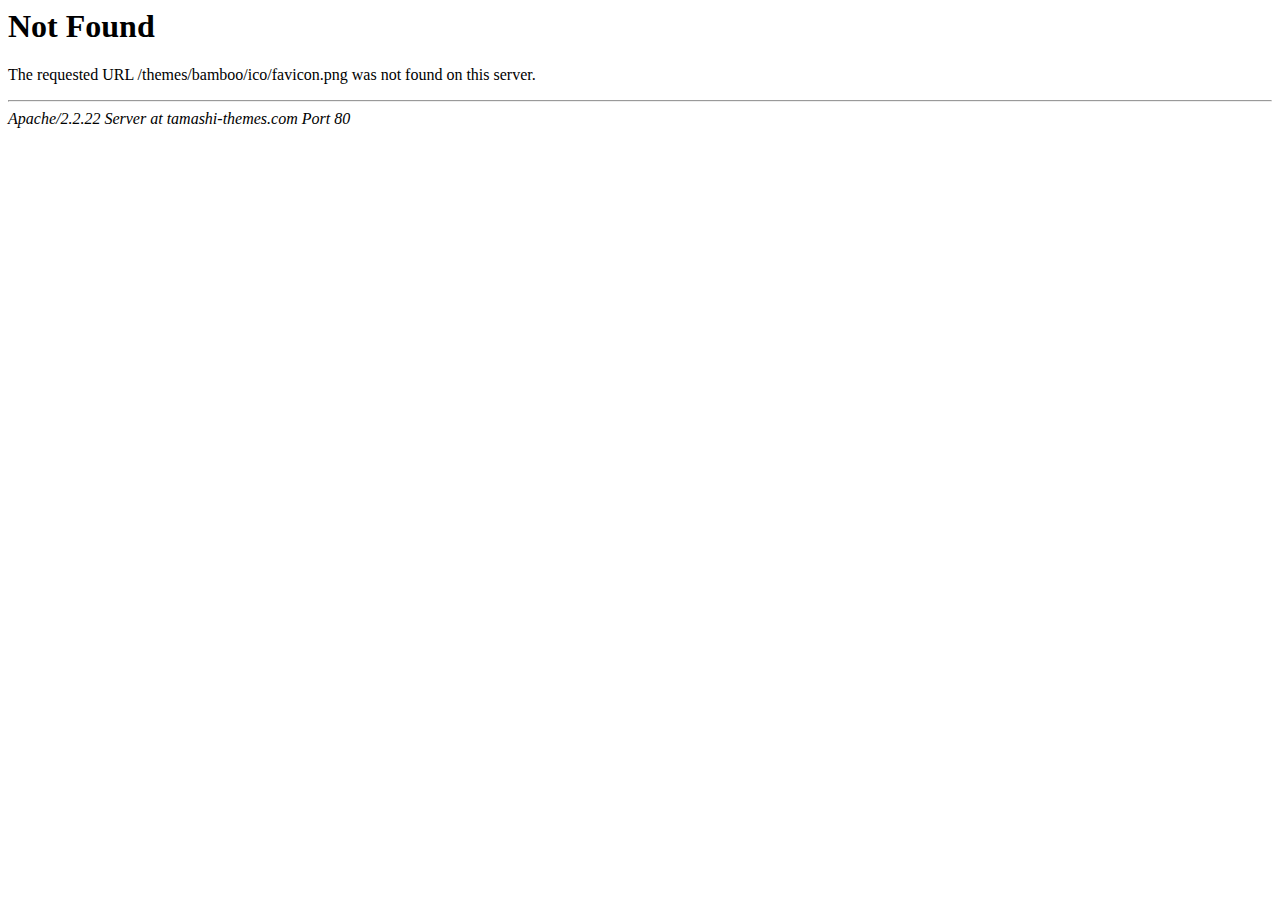
<file: static/tamashi-themes.com/themes/bamboo/ico/favicon.html>
<!DOCTYPE HTML PUBLIC "-//IETF//DTD HTML 2.0//EN">
<html><head>
<title>404 Not Found</title>
</head><body>
<h1>Not Found</h1>
<p>The requested URL /themes/bamboo/ico/favicon.png was not found on this server.</p>
<hr>
<address>Apache/2.2.22 Server at tamashi-themes.com Port 80</address>
</body></html>
</file>
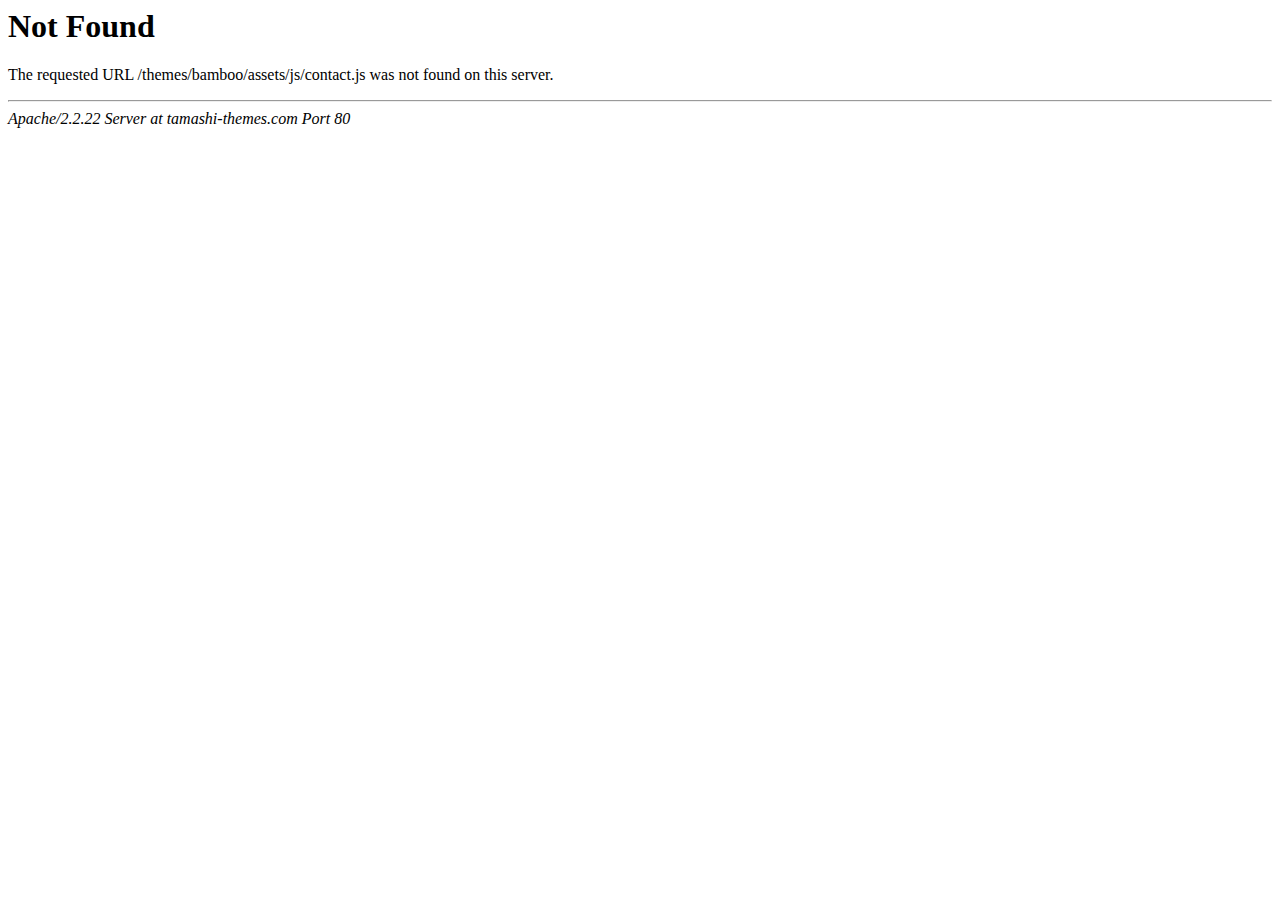
<file: static/tamashi-themes.com/themes/bamboo/assets/js/contact.html>
<!DOCTYPE HTML PUBLIC "-//IETF//DTD HTML 2.0//EN">
<html><head>
<title>404 Not Found</title>
</head><body>
<h1>Not Found</h1>
<p>The requested URL /themes/bamboo/assets/js/contact.js was not found on this server.</p>
<hr>
<address>Apache/2.2.22 Server at tamashi-themes.com Port 80</address>
</body></html>
</file>
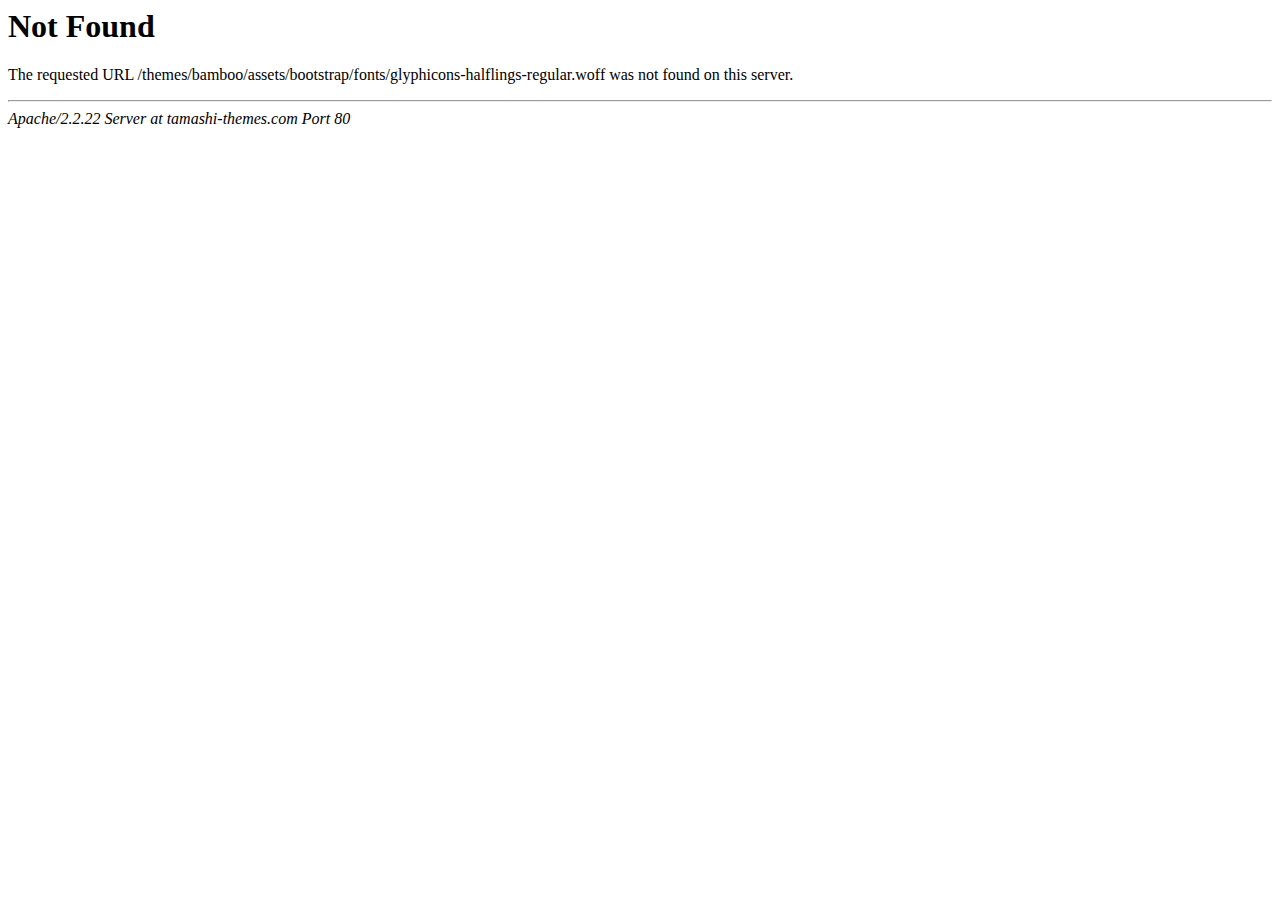
<file: static/tamashi-themes.com/themes/bamboo/assets/bootstrap/fonts/glyphicons-halflings-regular-2.html>
<!DOCTYPE HTML PUBLIC "-//IETF//DTD HTML 2.0//EN">
<html><head>
<title>404 Not Found</title>
</head><body>
<h1>Not Found</h1>
<p>The requested URL /themes/bamboo/assets/bootstrap/fonts/glyphicons-halflings-regular.woff was not found on this server.</p>
<hr>
<address>Apache/2.2.22 Server at tamashi-themes.com Port 80</address>
</body></html>
</file>
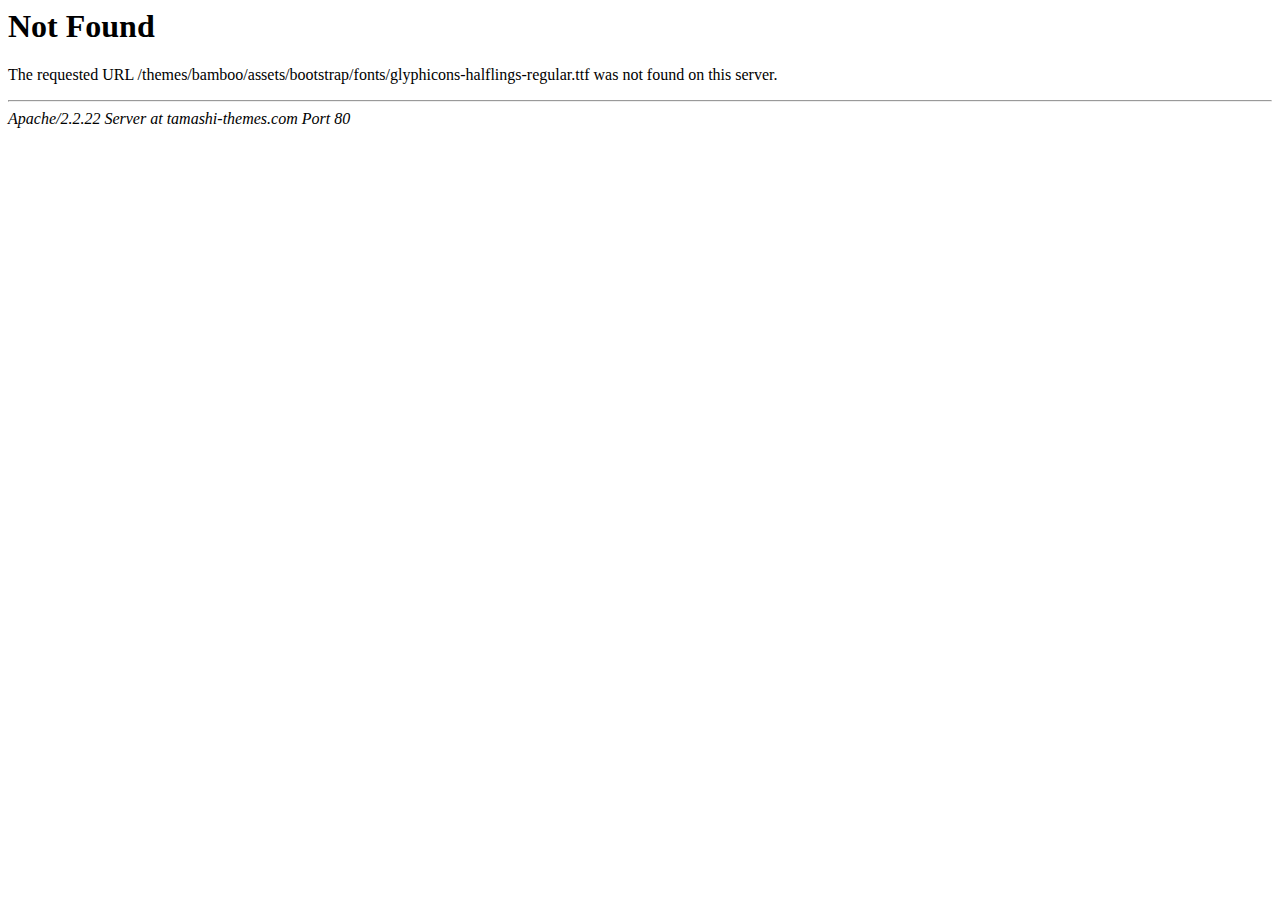
<file: static/tamashi-themes.com/themes/bamboo/assets/bootstrap/fonts/glyphicons-halflings-regular-3.html>
<!DOCTYPE HTML PUBLIC "-//IETF//DTD HTML 2.0//EN">
<html><head>
<title>404 Not Found</title>
</head><body>
<h1>Not Found</h1>
<p>The requested URL /themes/bamboo/assets/bootstrap/fonts/glyphicons-halflings-regular.ttf was not found on this server.</p>
<hr>
<address>Apache/2.2.22 Server at tamashi-themes.com Port 80</address>
</body></html>
</file>
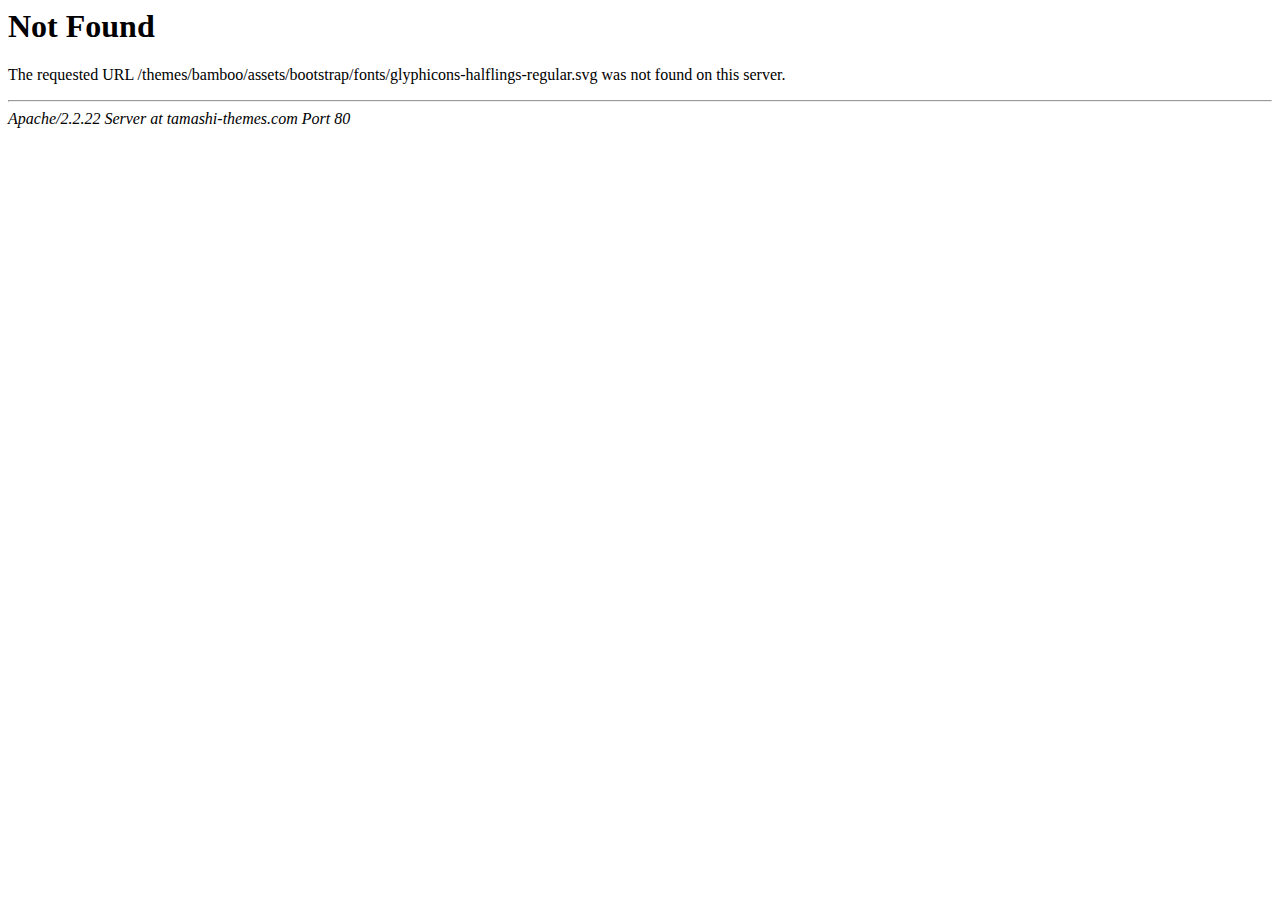
<file: static/tamashi-themes.com/themes/bamboo/assets/bootstrap/fonts/glyphicons-halflings-regular-4.html>
<!DOCTYPE HTML PUBLIC "-//IETF//DTD HTML 2.0//EN">
<html><head>
<title>404 Not Found</title>
</head><body>
<h1>Not Found</h1>
<p>The requested URL /themes/bamboo/assets/bootstrap/fonts/glyphicons-halflings-regular.svg was not found on this server.</p>
<hr>
<address>Apache/2.2.22 Server at tamashi-themes.com Port 80</address>
</body></html>
</file>
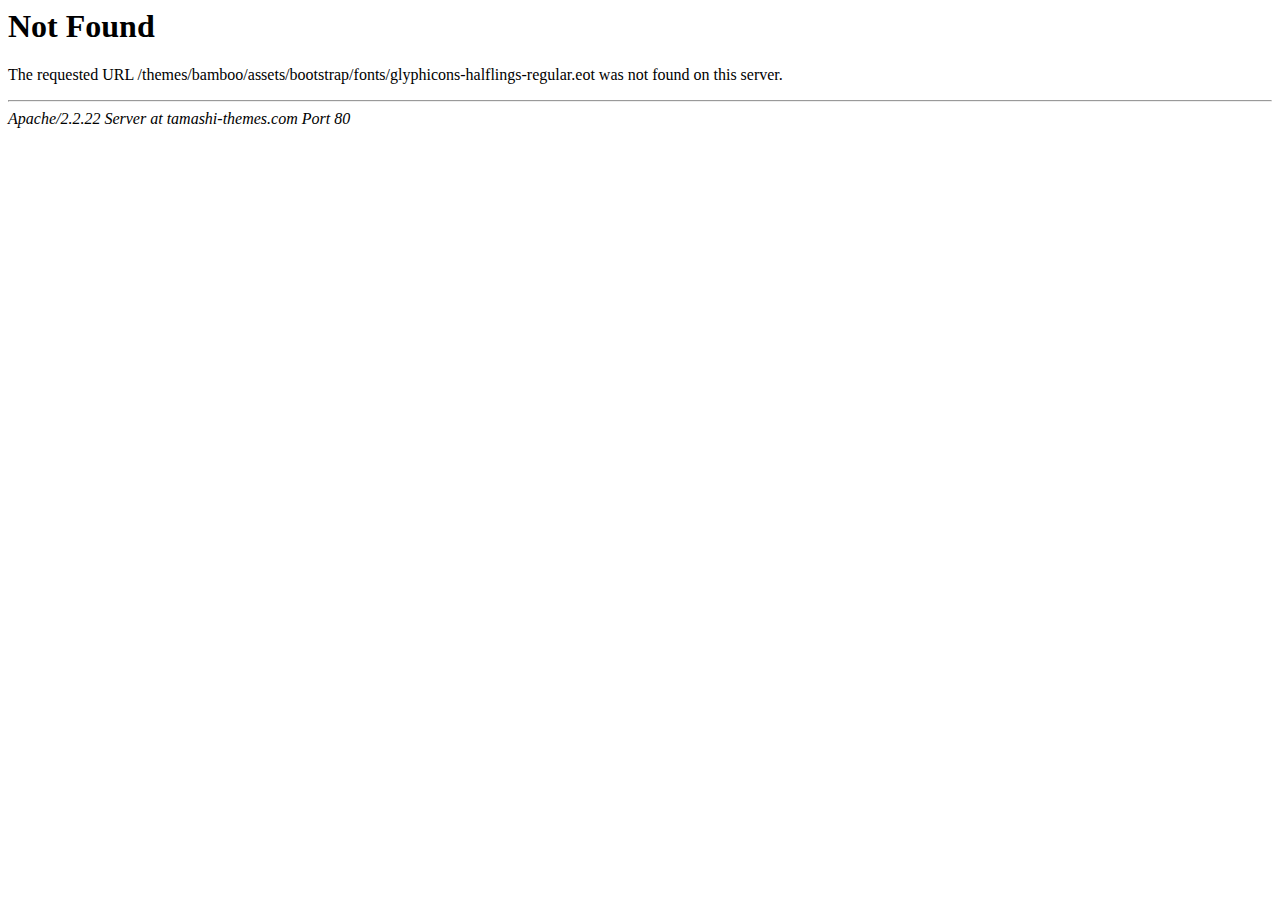
<file: static/tamashi-themes.com/themes/bamboo/assets/bootstrap/fonts/glyphicons-halflings-regular.html>
<!DOCTYPE HTML PUBLIC "-//IETF//DTD HTML 2.0//EN">
<html><head>
<title>404 Not Found</title>
</head><body>
<h1>Not Found</h1>
<p>The requested URL /themes/bamboo/assets/bootstrap/fonts/glyphicons-halflings-regular.eot was not found on this server.</p>
<hr>
<address>Apache/2.2.22 Server at tamashi-themes.com Port 80</address>
</body></html>
</file>
<file: static/tamashi-themes.com/themes/bamboo/assets/css/slippry/slippry.css>
/**
 * slippry v1.2.1 - Simple responsive content slider
 * http://slippry.com
 *
 * Author(s): Lukas Jakob Hafner - @saftsaak
 *            Thomas Hurd - @SeenNotHurd
 *
 * Copyright 2013, booncon oy - http://booncon.com
 *
 * Thanks @ http://bxslider.com for the inspiration!
 *
 * Released under the MIT license - http://opensource.org/licenses/MIT
 */
/* -------------------------- MIXINS ---------------------------------- */
/* -------------------------- END MIXINS ---------------------------------- */
/* kenBurns animations, very basic */
@-webkit-keyframes left-right {
  0% {
    -webkit-transform: translateY(-20%) translateX(-10%);
    -moz-transform: translateY(-20%) translateX(-10%);
    -ms-transform: translateY(-20%) translateX(-10%);
    -o-transform: translateY(-20%) translateX(-10%);
    transform: translateY(-20%) translateX(-10%);
  }

  100% {
    -webkit-transform: translateY(0%) translateX(10%);
    -moz-transform: translateY(0%) translateX(10%);
    -ms-transform: translateY(0%) translateX(10%);
    -o-transform: translateY(0%) translateX(10%);
    transform: translateY(0%) translateX(10%);
  }
}

@-moz-keyframes left-right {
  0% {
    -webkit-transform: translateY(-20%) translateX(-10%);
    -moz-transform: translateY(-20%) translateX(-10%);
    -ms-transform: translateY(-20%) translateX(-10%);
    -o-transform: translateY(-20%) translateX(-10%);
    transform: translateY(-20%) translateX(-10%);
  }

  100% {
    -webkit-transform: translateY(0%) translateX(10%);
    -moz-transform: translateY(0%) translateX(10%);
    -ms-transform: translateY(0%) translateX(10%);
    -o-transform: translateY(0%) translateX(10%);
    transform: translateY(0%) translateX(10%);
  }
}

@-ms-keyframes left-right {
  0% {
    -webkit-transform: translateY(-20%) translateX(-10%);
    -moz-transform: translateY(-20%) translateX(-10%);
    -ms-transform: translateY(-20%) translateX(-10%);
    -o-transform: translateY(-20%) translateX(-10%);
    transform: translateY(-20%) translateX(-10%);
  }

  100% {
    -webkit-transform: translateY(0%) translateX(10%);
    -moz-transform: translateY(0%) translateX(10%);
    -ms-transform: translateY(0%) translateX(10%);
    -o-transform: translateY(0%) translateX(10%);
    transform: translateY(0%) translateX(10%);
  }
}

@keyframes left-right {
  0% {
    -webkit-transform: translateY(-20%) translateX(-10%);
    -moz-transform: translateY(-20%) translateX(-10%);
    -ms-transform: translateY(-20%) translateX(-10%);
    -o-transform: translateY(-20%) translateX(-10%);
    transform: translateY(-20%) translateX(-10%);
  }

  100% {
    -webkit-transform: translateY(0%) translateX(10%);
    -moz-transform: translateY(0%) translateX(10%);
    -ms-transform: translateY(0%) translateX(10%);
    -o-transform: translateY(0%) translateX(10%);
    transform: translateY(0%) translateX(10%);
  }
}

@-webkit-keyframes right-left {
  0% {
    -webkit-transform: translateY(0%) translateX(10%);
    -moz-transform: translateY(0%) translateX(10%);
    -ms-transform: translateY(0%) translateX(10%);
    -o-transform: translateY(0%) translateX(10%);
    transform: translateY(0%) translateX(10%);
  }

  100% {
    -webkit-transform: translateY(-20%) translateX(-10%);
    -moz-transform: translateY(-20%) translateX(-10%);
    -ms-transform: translateY(-20%) translateX(-10%);
    -o-transform: translateY(-20%) translateX(-10%);
    transform: translateY(-20%) translateX(-10%);
  }
}

@-moz-keyframes right-left {
  0% {
    -webkit-transform: translateY(0%) translateX(10%);
    -moz-transform: translateY(0%) translateX(10%);
    -ms-transform: translateY(0%) translateX(10%);
    -o-transform: translateY(0%) translateX(10%);
    transform: translateY(0%) translateX(10%);
  }

  100% {
    -webkit-transform: translateY(-20%) translateX(-10%);
    -moz-transform: translateY(-20%) translateX(-10%);
    -ms-transform: translateY(-20%) translateX(-10%);
    -o-transform: translateY(-20%) translateX(-10%);
    transform: translateY(-20%) translateX(-10%);
  }
}

@-ms-keyframes right-left {
  0% {
    -webkit-transform: translateY(0%) translateX(10%);
    -moz-transform: translateY(0%) translateX(10%);
    -ms-transform: translateY(0%) translateX(10%);
    -o-transform: translateY(0%) translateX(10%);
    transform: translateY(0%) translateX(10%);
  }

  100% {
    -webkit-transform: translateY(-20%) translateX(-10%);
    -moz-transform: translateY(-20%) translateX(-10%);
    -ms-transform: translateY(-20%) translateX(-10%);
    -o-transform: translateY(-20%) translateX(-10%);
    transform: translateY(-20%) translateX(-10%);
  }
}

@keyframes right-left {
  0% {
    -webkit-transform: translateY(0%) translateX(10%);
    -moz-transform: translateY(0%) translateX(10%);
    -ms-transform: translateY(0%) translateX(10%);
    -o-transform: translateY(0%) translateX(10%);
    transform: translateY(0%) translateX(10%);
  }

  100% {
    -webkit-transform: translateY(-20%) translateX(-10%);
    -moz-transform: translateY(-20%) translateX(-10%);
    -ms-transform: translateY(-20%) translateX(-10%);
    -o-transform: translateY(-20%) translateX(-10%);
    transform: translateY(-20%) translateX(-10%);
  }
}

/* added to the original element calling slippry */
.sy-box.sy-loading {
  background: url(../../img/sy-loader.gif) 50% 50% no-repeat;
  -webkit-background-size: 32px;
  -moz-background-size: 32px;
  -o-background-size: 32px;
  background-size: 32px;
  min-height: 40px;
}
.sy-box.sy-loading .sy-slides-wrap, .sy-box.sy-loading .sy-pager {
  visibility: hidden;
}

/* element that wraps the slides */
.sy-slides-wrap {
  position: relative;
  height: 100%;
  width: 100%;
}
.sy-slides-wrap:hover .sy-controls {
  display: block;
}

/* element that crops the visible area to the slides */
.sy-slides-crop {
  height: 100%;
  width: 100%;
  position: absolute;
  overflow: hidden;
}

/* list containing the slides */
.sy-list {
  width: 100%;
  height: 100%;
  list-style: none;
  margin: 0;
  padding: 0;
  position: absolute;
}
.sy-list.horizontal {
  -webkit-transition: left ease;
  -moz-transition: left ease;
  -o-transition: left ease;
  transition: left ease;
}
.sy-list.vertical {
  -webkit-transition: top ease;
  -moz-transition: top ease;
  -o-transition: top ease;
  transition: top ease;
}

/* single slide */
.sy-slide {
  position: absolute;
  width: 100%;
  z-index: 2;
}
.sy-slide.kenburns {
  width: 140%;
  left: -20%;
}
.sy-slide.kenburns.useCSS {
  -webkit-transition-property: opacity;
  -moz-transition-property: opacity;
  -o-transition-property: opacity;
  transition-property: opacity;
}
.sy-slide.kenburns.useCSS.sy-ken:nth-child(1n) {
  -webkit-animation-name: left-right;
  -webkit-animation-fill-mode: forwards;
  -moz-animation-name: left-right;
  -moz-animation-fill-mode: forwards;
  -o-animation-name: left-right;
  -o-animation-fill-mode: forwards;
  animation-name: left-right;
  animation-fill-mode: forwards;
}
.sy-slide.kenburns.useCSS.sy-ken:nth-child(2n) {
  -webkit-animation-name: right-left;
  -webkit-animation-fill-mode: forwards;
  -moz-animation-name: right-left;
  -moz-animation-fill-mode: forwards;
  -o-animation-name: right-left;
  -o-animation-fill-mode: forwards;
  animation-name: right-left;
  animation-fill-mode: forwards;
}
.sy-slide.sy-active {
  z-index: 3;
}
.sy-slide > a {
  margin: 0;
  padding: 0;
  display: block;
  width: 100%;
}
.sy-slide > a > img {
  margin: 0;
  padding: 0;
  display: block;
  width: 100%;
  border: 0;
}

/* next/ prev buttons, with arrows and clickable area a lot larger than the visible buttons */
.sy-controls {
  display: none;
  list-style: none;
  height: 100%;
  width: 100%;
  position: absolute;
  padding: 0;
  margin: 0;
}
.sy-controls li {
  position: absolute;
  width: 10%;
  min-width: 4.2em;
  height: 100%;
  z-index: 33;
}
.sy-controls li.sy-prev {
  left: 0;
  top: 0;
}
.sy-controls li.sy-prev a:after {
  background-position: -5% 0;
}
.sy-controls li.sy-next {
  right: 0;
  top: 0;
}
.sy-controls li.sy-next a:after {
  background-position: 105% 0;
}
.sy-controls li a {
  position: relative;
  width: 100%;
  height: 100%;
  display: block;
  text-indent: -9999px;
}
.sy-controls li a:link, .sy-controls li a:visited {
  opacity: 0.4;
}
.sy-controls li a:hover, .sy-controls li a:focus {
  opacity: 0.8;
  outline: none;
}
.sy-controls li a:after {
  content: "";
  background-image: url(../../img/arrows.svg);
  background-repeat: no-repeat;
  -webkit-background-size: cover;
  -moz-background-size: cover;
  -o-background-size: cover;
  background-size: cover;
  text-align: center;
  text-indent: 0;
  line-height: 2.8em;
  color: #111;
  font-weight: 800;
  position: absolute;
  background-color: #fff;
  width: 2.8em;
  height: 2.8em;
  left: 50%;
  top: 50%;
  margin-top: -1.4em;
  margin-left: -1.4em;
  -webkit-border-radius: 50%;
  -moz-border-radius: 50%;
  -ms-border-radius: 50%;
  -o-border-radius: 50%;
  border-radius: 50%;
}
@media only screen and (max-device-width: 600px) {
  .sy-controls {
    display: block;
  }
  .sy-controls li {
    min-width: 2.1em;
  }
  .sy-controls li a:after {
    width: 1.4em;
    height: 1.4em;
    margin-top: -0.7em;
    margin-left: -0.7em;
  }
}

/* captions, styled fo the overlay variant */
.sy-caption-wrap {
  position: absolute;
  bottom: 2em;
  z-index: 12;
  left: 50%;
}
.sy-caption-wrap .sy-caption {
  position: relative;
  left: -50%;
  background-color: rgba(0, 0, 0, 0.54);
  color: #fff;
  padding: 0.4em 1em;
  -webkit-border-radius: 1.2em;
  -moz-border-radius: 1.2em;
  -ms-border-radius: 1.2em;
  -o-border-radius: 1.2em;
  border-radius: 1.2em;
}
.sy-caption-wrap .sy-caption a:link, .sy-caption-wrap .sy-caption a:visited {
  color: #e24b70;
  font-weight: 600;
  text-decoration: none;
}
.sy-caption-wrap .sy-caption a:hover, .sy-caption-wrap .sy-caption a:focus {
  text-decoration: underline;
}
@media only screen and (max-device-width: 600px), screen and (max-width: 600px) {
  .sy-caption-wrap {
    left: 0;
    bottom: 0.4em;
  }
  .sy-caption-wrap .sy-caption {
    left: 0;
    padding: 0.2em 0.4em;
    font-size: 0.92em;
    -webkit-border-radius: 0;
    -moz-border-radius: 0;
    -ms-border-radius: 0;
    -o-border-radius: 0;
    border-radius: 0;
  }
}

/* pager bubbles */
.sy-pager {
  overflow: hidden;
  *zoom: 1;
  display: block;
  width: 100%;
  margin: 1em 0 0;
  padding: 0;
  list-style: none;
  text-align: center;
}
.sy-pager li {
  display: inline-block;
  width: 1.2em;
  height: 1.2em;
  margin: 0 1em 0 0;
  -webkit-border-radius: 50%;
  -moz-border-radius: 50%;
  -ms-border-radius: 50%;
  -o-border-radius: 50%;
  border-radius: 50%;
}
.sy-pager li.sy-active a {
  background-color: #e24b70;
}
.sy-pager li a {
  width: 100%;
  height: 100%;
  display: block;
  background-color: #cccccc;
  text-indent: -9999px;
  -webkit-background-size: 2em;
  -moz-background-size: 2em;
  -o-background-size: 2em;
  background-size: 2em;
  -webkit-border-radius: 50%;
  -moz-border-radius: 50%;
  -ms-border-radius: 50%;
  -o-border-radius: 50%;
  border-radius: 50%;
}
.sy-pager li a:link, .sy-pager li a:visited {
  opacity: 1.0;
}
.sy-pager li a:hover, .sy-pager li a:focus {
  opacity: 0.6;
}

/* element to "keep/ fill" the space of the content, gets intrinsic height via js */
.sy-filler {
  width: 100%;
}
.sy-filler.ready {
  -webkit-transition: padding 600ms ease;
  -moz-transition: padding 600ms ease;
  -o-transition: padding 600ms ease;
  transition: padding 600ms ease;
}
</file>
<file: static/tamashi-themes.com/themes/bamboo/assets/js/lightGallery/css/lightGallery.css>
/*clearfix*/
.group {
 *zoom: 1;
}
.group:before, .group:after {
	display: table;
	content: "";
	line-height: 0;
}
.group:after {
	clear: both;
}
/*/clearfix*/


/** /font-icons if you are not using font icons you can just remove this part/**/
@font-face {
	font-family: 'Slide-icons';
	src: url('../fonts/Slide-icons.eot');
}
@font-face {
	font-family: 'Slide-icons';
	src: url([data-uri]) format('woff'), url([data-uri]) format('truetype');
	font-weight: normal;
	font-style: normal;
}
[data-icon]:before {
	font-family: 'Slide-icons';
	content: attr(data-icon);
	speak: none;
	font-weight: normal;
	font-variant: normal;
	text-transform: none;
	line-height: 1;
	-webkit-font-smoothing: antialiased;
	-moz-osx-font-smoothing: grayscale;
}
/** / End of font-icons /**/




.lightGallery {
	overflow: hidden!important;
}
#lightGallery-Gallery img {
	border: none!important;
}
#lightGallery-outer {
	width: 100%;
	height: 100%;
	position: fixed;
	top: 0;
	left: 0;
	z-index: 99999!important;
	overflow: hidden;
	-webkit-user-select: none;
	-moz-user-select: none;
	user-select: none;
	opacity: 1;
	-webkit-transition: opacity 0.35s ease;
	-moz-transition: opacity 0.35s ease;
	-o-transition: opacity 0.35s ease;
	-ms-transition: opacity 0.35s ease;
	transition: opacity 0.35s ease;
	background: #0d0d0d;
}
/*lightGallery starting effects*/
#lightGallery-Gallery.opacity {
	opacity: 1;
	transition: all 1s ease 0s;
	-moz-transition: all 1s ease 0s;
	-webkit-transition: all 1s ease 0s;
	-o-transition: all 1s ease 0s;
	-ms-transition: all 1s ease 0s;
}
#lightGallery-Gallery.opacity .thumb_cont {
	opacity: 1;
}
#lightGallery-Gallery.fadeM {
	opacity: 0;
	transition: all 0.5s ease 0s;
	-moz-transition: all 0.5s ease 0s;
	-webkit-transition: all 0.5s ease 0s;
	-o-transition: all 0.5s ease 0s;
	-ms-transition: all 0.5s ease 0s;
}
/*lightGallery starting effects*/


/*lightGallery core*/
#lightGallery-Gallery {
	height: 100%;
	opacity: 0;
	width: 100%;
	position: relative;
	transition: all 1s ease 0s;
	-moz-transition: all 1s ease 0s;
	-webkit-transition: all 1s ease 0s;
	-o-transition: all 1s ease 0s;
	-ms-transition: all 1s ease 0s;
}
#lightGallery-slider {
	height: 100%;
	left: 0;
	top: 0;
	width: 100%;
	position: absolute;
	white-space: nowrap;
}
#lightGallery-slider .lightGallery-slide {
	background: url(../img/loading.gif) no-repeat scroll center center transparent;
	display: inline-block;
	height: 100%;
	line-height: 1px;
	text-align: center;
	width: 100%;
}
#lightGallery-slider.slide .lightGallery-slide {
	position: absolute;
	opacity: 0.4;
}
#lightGallery-slider.fadeM .lightGallery-slide {
	position: absolute;
	left: 0;
	opacity: 0;
}
#lightGallery-slider.animate .lightGallery-slide {
	position: absolute;
	left: 0;
}
#lightGallery-slider.fadeM .current {
	opacity: 1;
	z-index: 9;
}
#lightGallery-Gallery.opacity .lightGallery-slide.current img, #lightGallery-Gallery.opacity .lightGallery-slide.current iframe {
	transform: scale(1, 1);
	-moz-transform: scale(1, 1);
	-ms-transform: scale(1, 1);
	-webkit-transform: scale(1, 1);
	-o-transform: scale(1, 1);
}
.lightGallery-slide.current img, .lightGallery-slide.current iframe {
	transform: scale(0.5, 0.5);
	-moz-transform: scale(0.5, 0.5);
	-ms-transform: scale(0.5, 0.5);
	-webkit-transform: scale(0.5, 0.5);
	-o-transform: scale(0.5, 0.5);
	transition: all 1s ease 0s;
	-moz-transition: all 1s ease 0s;
	-webkit-transition: all 1s ease 0s;
	-o-transition: all 1s ease 0s;
	-ms-transition: all 1s ease 0s;
}
#lightGallery-Gallery.fadeM .lightGallery-slide.current img, #lightGallery-Gallery.fadeM .lightGallery-slide.current iframe {
	transform: scale(0.5, 0.5);
	-moz-transform: scale(0.5, 0.5);
	-ms-transform: scale(0.5, 0.5);
	-webkit-transform: scale(0.5, 0.5);
	-o-transform: scale(0.5, 0.5);
}
#lightGallery-slider.fadeM.on .current {
	opacity: 1;
	transition: all 0.5s ease 0s;
	-moz-transition: all 0.5s ease 0s;
	-webkit-transition: all 0.5s ease 0s;
	-o-transition: all 0.5s ease 0s;
	-ms-transition: all 0.5s ease 0s;
}
#lightGallery-slider.fadeM .lightGallery-slide {
	transition: opacity 0.4s ease 0s;
	-moz-transition: opacity 0.4s ease 0s;
	-webkit-transition: opacity 0.4s ease 0s;
	-o-transition: opacity 0.4s ease 0s;
	-ms-transition: opacity 0.4s ease 0s;
}
#lightGallery-slider.slide .lightGallery-slide {
	transform: translate3d(100%, 0px, 0px);
	-moz-transform: translate3d(100%, 0px, 0px);
	-ms-transform: translate3d(100%, 0px, 0px);
	-webkit-transform: translate3d(100%, 0px, 0px);
	-o-transform: translate3d(100%, 0px, 0px);
}
#lightGallery-slider.slide.on .lightGallery-slide {
	opacity: 0;
}
#lightGallery-slider.slide .lightGallery-slide.current {
	opacity: 1 !important;
	transform: translate3d(0px, 0px, 0px) !important;
	-moz-transform: translate3d(0px, 0px, 0px) !important;
	-ms-transform: translate3d(0px, 0px, 0px) !important;
	-webkit-transform: translate3d(0px, 0px, 0px) !important;
	-o-transform: translate3d(0px, 0px, 0px) !important;
}
#lightGallery-slider.slide .lightGallery-slide.prevSlide {
	opacity: 0;
	transform: translate3d(-100%, 0px, 0px);
	-moz-transform: translate3d(-100%, 0px, 0px);
	-ms-transform: translate3d(-100%, 0px, 0px);
	-webkit-transform: translate3d(-100%, 0px, 0px);
	-o-transform: translate3d(-100%, 0px, 0px);
}
#lightGallery-slider.slide .lightGallery-slide.nextSlide {
	opacity: 0;
	transform: translate3d(100%, 0px, 0px);
	-moz-transform: translate3d(100%, 0px, 0px);
	-ms-transform: translate3d(100%, 0px, 0px);
	-webkit-transform: translate3d(100%, 0px, 0px);
	-o-transform: translate3d(100%, 0px, 0px);
}
#lightGallery-slider.slide.on .lightGallery-slide, #lightGallery-slider.slide.on .current, #lightGallery-slider.slide.on .prevSlide, #lightGallery-slider.slide.on .nextSlide {
	transition: all 1s cubic-bezier(0, 0, 0.25, 1) 0s;
	-moz-transition: all 1s cubic-bezier(0, 0, 0.25, 1) 0s;
	-webkit-transition: all 1s cubic-bezier(0, 0, 0.25, 1) 0s;
	-o-transition: all 1s cubic-bezier(0, 0, 0.25, 1) 0s;
	-ms-transition: all 1s cubic-bezier(0, 0, 0.25, 1) 0s;
}
#lightGallery-slider.speed .lightGallery-slide, #lightGallery-slider.speed .current, #lightGallery-slider.speed .prevSlide, #lightGallery-slider.speed .nextSlide {
	transition-duration: inherit !important;
	-moz-transition-duration: inherit !important;
	-webkit-transition-duration: inherit !important;
	-o-transition-duration: inherit !important;
	-ms-transition-duration: inherit !important;
}
#lightGallery-slider.timing .lightGallery-slide, #lightGallery-slider.timing .current, #lightGallery-slider.timing .prevSlide, #lightGallery-slider.timing .nextSlide {
	transition-timing-function: inherit !important;
	-moz-transition-timing-function: inherit !important;
	-webkit-transition-timing-function: inherit !important;
	-o-transition-timing-function: inherit !important;
	-ms-transition-timing-function: inherit !important;
}
#lightGallery-slider .lightGallery-slide:before {
	content: "";
	display: inline-block;
	height: 50%;
	width: 1px;
	margin-right: -1px;
}
#lightGallery-slider .lightGallery-slide img {
	display: inline-block;
	max-height: 100%;
	max-width: 100%;
	cursor: -moz-grabbing;
	cursor: grab;
	cursor: -webkit-grab;
	margin: 0;
	padding: 0;
	width: auto;
	height: auto;
	vertical-align: middle;
}
/*lightGallery core*/


/*action*/
#lightGallery-action {
	bottom: 20px;
	position: absolute;
	left: 50%;
	margin-left: -55px;
	z-index: 9;
	-webkit-backface-visibility: hidden;
}
#lightGallery-action a {
	margin: 0 3px 0 0 !important;
	-webkit-border-radius: 2px;
	-moz-border-radius: 2px;
	border-radius: 2px;
	position: relative;
	top: auto;
	left: auto;
	bottom: auto;
	right: auto;
	display: inline-block !important;
	display: inline-block;
	vertical-align: middle;
 *display: inline;
 *zoom: 1;
	background-color: #000;
	background-color: rgba(0, 0, 0, 0.65);
	font-size: 16px;
	width: 28px;
	height: 28px;
	font-family: 'Slide-icons';
	color: #FFF;
	cursor: pointer;
}
#lightGallery-action a.disabled {
	opacity: 0.6;
	filter: alpha(opacity=60);
	cursor: default;
	background-color: #000;
	background-color: rgba(0, 0, 0, 0.65) !important;
}
#lightGallery-action a:hover, #lightGallery-action a:focus {
	background-color: #000;
	background-color: rgba(0, 0, 0, 0.85);
}
#lightGallery-action a#lightGallery-prev:before, #lightGallery-action a#lightGallery-next:after {
	left: 5px;
	bottom: 3px;
	position: absolute;
}
#lightGallery-action a#lightGallery-prev:before {
	content: "\e01d";
}
#lightGallery-action a#lightGallery-next:after {
	content: "\e01b";
}
#lightGallery-action a.cLthumb:after {
	font-family: 'Slide-icons';
	content: "\e01c";
	left: 6px;
	bottom: 4px;
	font-size: 16px;
	position: absolute;
}
/*action*/

/*counter*/
#lightGallery_counter {
	bottom: 52px;
	text-align: center;
	width: 100%;
	position: absolute;
	z-index: 9;
	color: #FFFFFF;
}
/*lightGallery Thumb*/
#lightGallery-Gallery .thumb_cont {
	position: absolute;
	bottom: 0;
	width: 100%;
	-webkit-box-sizing: border-box;
	-moz-box-sizing: border-box;
	box-sizing: border-box;
	background-color: #000000;
	-webkit-transition: max-height 0.4s ease-in-out;
	-moz-transition: max-height 0.4s ease-in-out;
	-o-transition: max-height 0.4s ease-in-out;
	-ms-transition: max-height 0.4s ease-in-out;
	transition: max-height 0.4s ease-in-out;
	z-index: 9;
	max-height: 0;
	opacity: 0;
}
#lightGallery-Gallery .thumb_cont.open {
	max-height: 350px;
}
#lightGallery-Gallery .thumb_cont .thumb_inner {
	margin-left: -12px;
	padding: 12px;
	max-height: 290px;
	overflow-y: auto;
}
#lightGallery-Gallery .thumb_cont .thumb_info {
	background-color: #333;
	padding: 7px 20px;
}
#lightGallery-Gallery .thumb_cont .thumb_info .count {
	color: #ffffff;
	font-weight: bold;
	font-size: 12px;
}
#lightGallery-Gallery .thumb_cont .thumb_info .close {
	color: #FFFFFF;
	display: block;
	float: right !important;
	width: 28px;
	position: relative;
	height: 28px;
	border-radius: 2px;
	margin-top: -4px;
	background-color: #000;
	background-color: rgba(0, 0, 0, 0.65);
	-webkit-transition: background-color 0.3s ease 0s;
	-moz-transition: background-color 0.3s ease 0s;
	-o-transition: background-color 0.3s ease 0s;
	-ms-transition: background-color 0.3s ease 0s;
	transition: background-color 0.3s ease 0s;
	z-index: 1090;
	cursor: pointer;
}
#lightGallery-Gallery .thumb_cont .thumb_info .close i:after {
	left: 6px;
	position: absolute;
	top: 4px;
}
#lightGallery-Gallery .thumb_cont .thumb_info .close i:after, #lightGallery-close:after {
	content: "\e01a";
	font-family: 'Slide-icons';
	font-style: normal;
	font-size: 16px;
}
#lightGallery-Gallery .thumb_cont .thumb_info .close:hover {
	text-decoration: none;
	background-color: #000;
	background-color: rgba(0, 0, 0, 1);
}
#lightGallery-Gallery .thumb_cont .thumb {
	display: inline-block !important;
	vertical-align: middle;
	text-align: center;
 *display: inline;
  /* IE7 inline-block hack */

  *zoom: 1;
	margin-bottom: 4px;
	margin-left: 4px;
	height: 50px;
	width: 50px;
	opacity: 0.6;
	filter: alpha(opacity=60);
	overflow: hidden;
	border-radius: 3px;
	border: 3px solid transparent;
	cursor: pointer;
	-webkit-transition: border-color linear .2s, opacity linear .2s;
	-moz-transition: border-color linear .2s, opacity linear .2s;
	-o-transition: border-color linear .2s, opacity linear .2s;
	-ms-transition: border-color linear .2s, opacity linear .2s;
	transition: border-color linear .2s, opacity linear .2s;
}
@media (min-width: 800px) {
#lightGallery-Gallery .thumb_cont .thumb {
	width: 94px;
	height: 71px;
}
}
#lightGallery-Gallery .thumb_cont .thumb > img {
	height: auto;
	max-width: 100%;
}
#lightGallery-Gallery .thumb_cont .thumb.active, #lightGallery-Gallery .thumb_cont .thumb:hover {
	opacity: 1;
	filter: alpha(opacity=100);
	border-color: #ffffff;
}
/*lightGallery Thumb*/

/*lightGallery Video*/
#lightGallery-slider .video_cont {
	display: inline-block;
	max-height: 100%;
	max-width: 100%;
	margin: 0;
	padding: 0;
	width: auto;
	height: auto;
	vertical-align: middle;
}
#lightGallery-slider .video_cont {
	background: none;
	max-width: 1140px;
	max-height: 100%;
	width: 100%;
	box-sizing: border-box;
	-webkit-box-sizing: border-box;
	-moz-box-sizing: border-box;
}
#lightGallery-slider .video {
	width: 100%;
	height: 0;
	padding-bottom: 56.25%;
	overflow: hidden;
	position: relative;
}
#lightGallery-slider .video iframe {
	width: 100%!important;
	height: 100%!important;
	position: absolute;
	top: 0;
	left: 0;
}
/*lightGallery Video*/


/*lightGallery info Title Desc*/
#lightGallery-slider .info {
	background-color: #000;
	background: none repeat scroll 0 0 rgba(0, 0, 0, 0.55);
	color: #FFFFFF;
	padding: 10px 50px;
	position: absolute;
	top: 0;
	width: 100%;
}
#lightGallery-slider .info span {
	display: block;
	line-height: 1;
}
#lightGallery-slider .info span:last-child {
	margin-top: 6px;
}
#lightGallery-slider .info .title {
	font-size: 16px;
	font-weight: bold;
}
#lightGallery-slider .info .desc {
	color: #DDDDDD;
	font-size: 12px;
}
/*lightGallery info Title Desc*/



/*lightGallery Close*/
#lightGallery-close {
	color: #FFFFFF;
	height: 28px;
	position: absolute;
	right: 20px;
	top: 20px;
	width: 28px;
	z-index: 1090;
	cursor: pointer;
	background-color: #000;
	border-radius: 2px;
	background-color: #000;
	background-color: rgba(0, 0, 0, 0.65);
	-webkit-transition: background-color 0.3s ease;
	-moz-transition: background-color 0.3s ease;
	-o-transition: background-color 0.3s ease;
	-ms-transition: background-color 0.3s ease;
	transition: background-color 0.3s ease;
	-webkit-backface-visibility: hidden;
}
#lightGallery-close:after {
	position: absolute;
	right: 6px;
	top: 3px;
}
#lightGallery-close:hover {
	text-decoration: none;
	background-color: #000;
}
</file>
